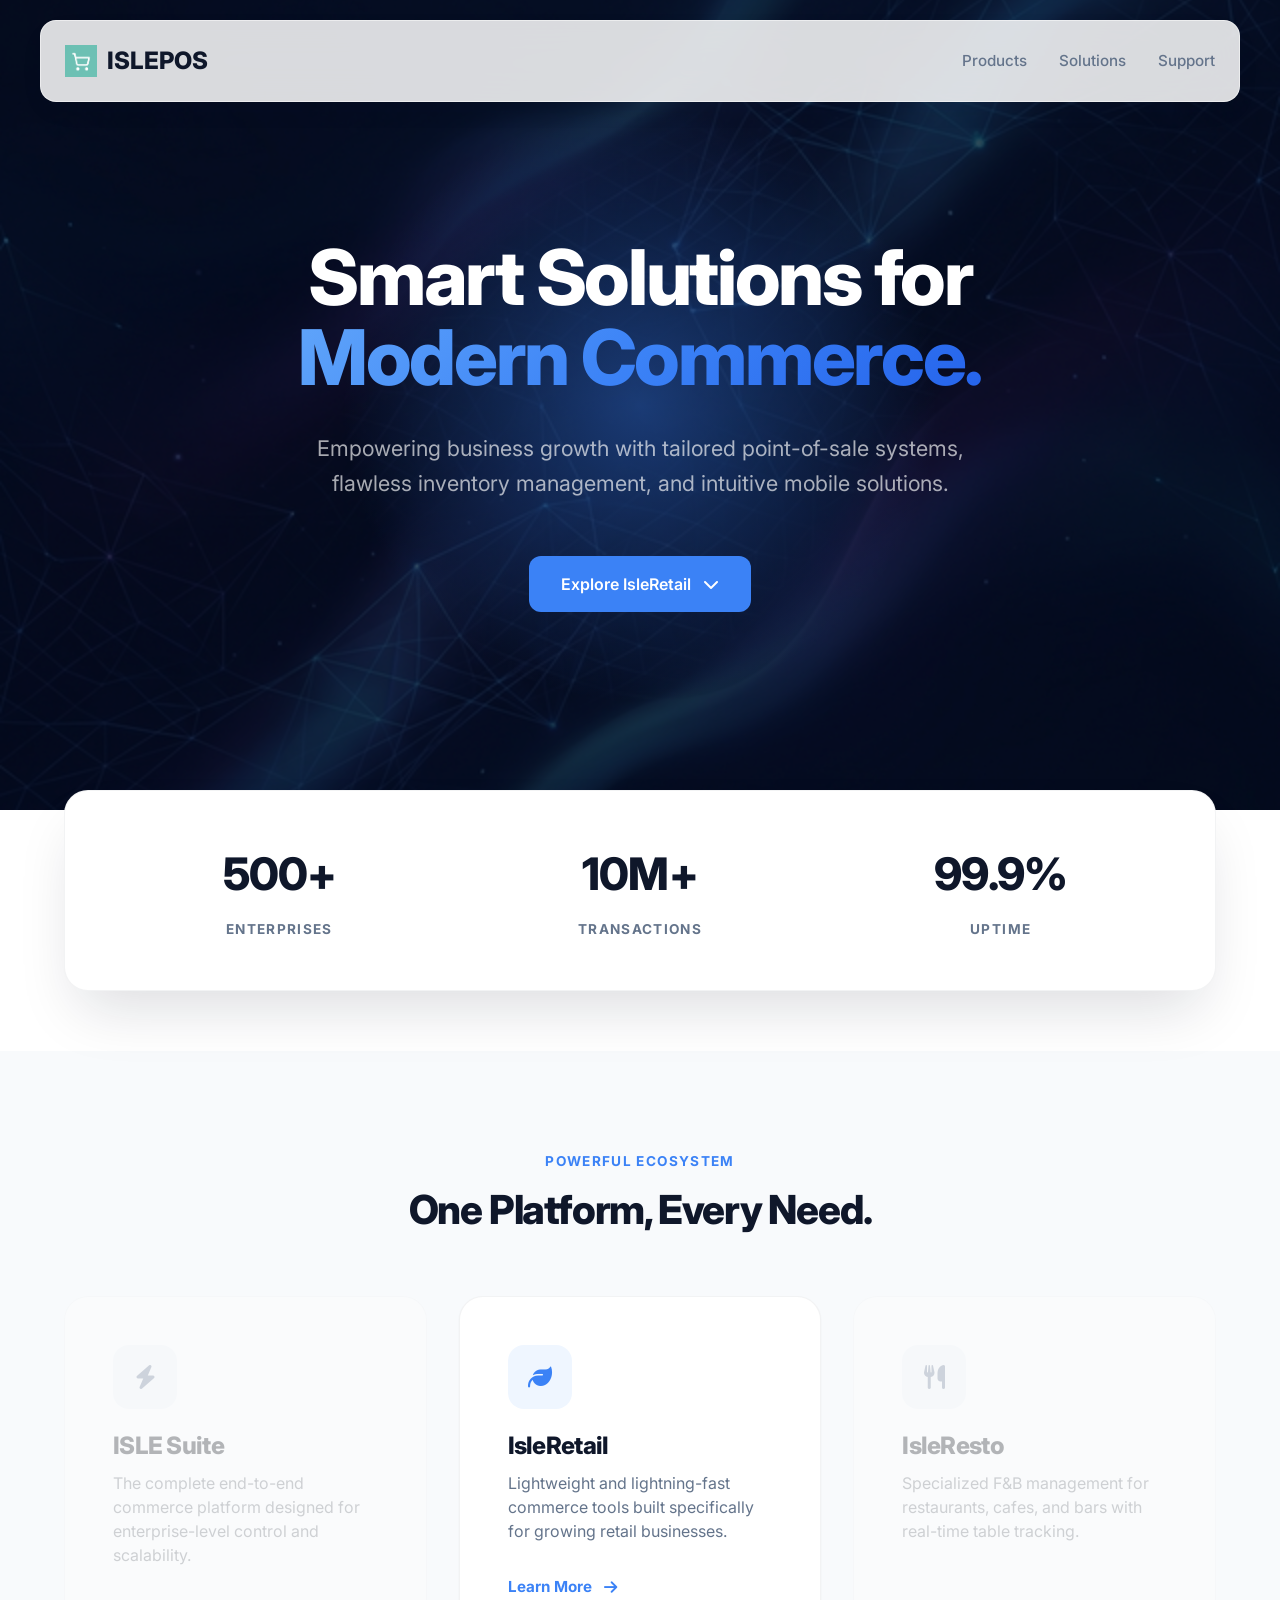
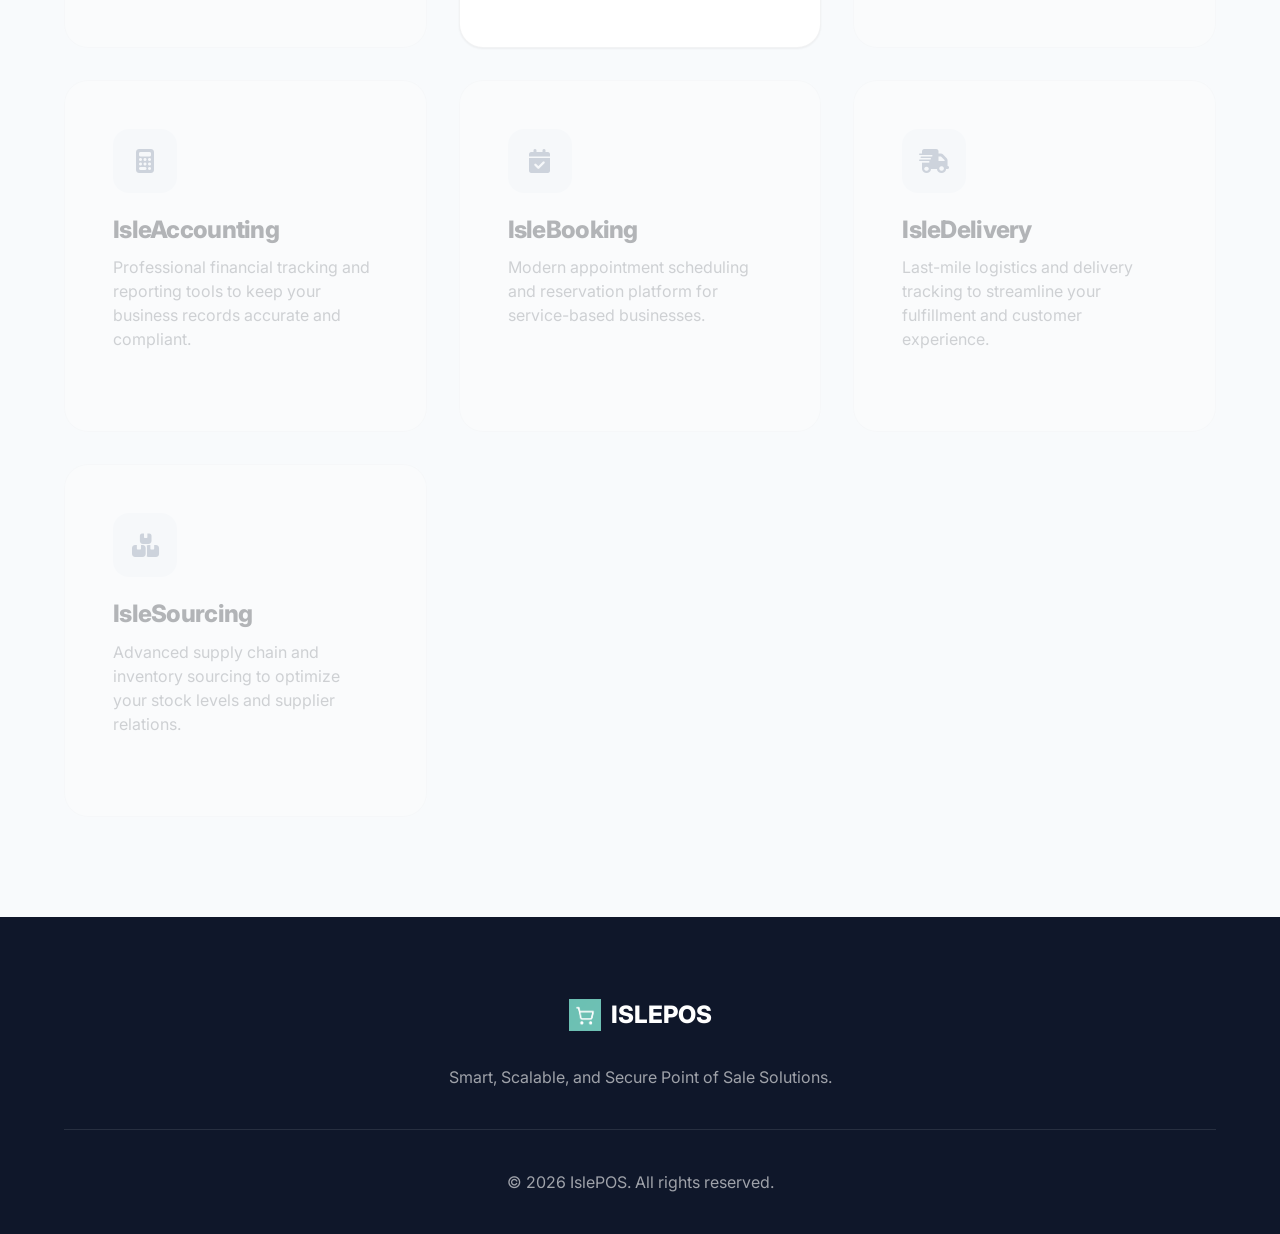
<file: index.html>
<!DOCTYPE html>
<html lang="en">
<head>
    <meta charset="UTF-8">
    <meta name="viewport" content="width=device-width, initial-scale=1.0, maximum-scale=1.0, user-scalable=no, shrink-to-fit=no">
    <title>IslePOS | Smart Solutions for Modern Commerce</title>
    
    <!-- Primary Meta Tags -->
    <meta name="title" content="IslePOS | Smart Solutions for Modern Commerce">
    <meta name="description" content="Empowering your business with seamless point-of-sale and retail management tools. Explore IslePOS, IsleRetail, and more.">
    <link rel="canonical" href="https://islepos.com/">
    
    <!-- Open Graph / Facebook -->
    <meta property="og:type" content="website">
    <meta property="og:url" content="https://islepos.com/">
    <meta property="og:title" content="IslePOS | Smart Solutions for Modern Commerce">
    <meta property="og:description" content="Empowering your business with seamless point-of-sale and retail management tools. Explore IslePOS, IsleRetail, and more.">
    <meta property="og:image" content="assets/images/islepos_hero.png">
    
    <!-- Fonts and Icons -->
    <link rel="preconnect" href="https://fonts.googleapis.com">
    <link rel="preconnect" href="https://fonts.gstatic.com" crossorigin>
    <link href="https://fonts.googleapis.com/css2?family=Inter:wght@400;500;600;700;800&display=swap" rel="stylesheet">
    <link rel="stylesheet" href="https://cdnjs.cloudflare.com/ajax/libs/font-awesome/6.4.0/css/all.min.css">
    
    <link rel="icon" type="image/png" href="assets/images/logo.png">
    <link rel="stylesheet" href="assets/css/style.css?v=3">
    
    <!-- Cache Control: Force no-cache and clear storage -->
    <meta http-equiv="Cache-Control" content="no-cache, no-store, must-revalidate">
    <meta http-equiv="Pragma" content="no-cache">
    <meta http-equiv="Expires" content="0">
    <script>
        // Aggressively clear all caches and storage to ensure "no sessions" are cached
        (function() {
            if ('caches' in window) {
                caches.keys().then(names => {
                    names.forEach(name => caches.delete(name));
                });
            }
            // Clear storage
            localStorage.clear();
            sessionStorage.clear();
            
            // Unregister service workers
            if ('serviceWorker' in navigator) {
                navigator.serviceWorker.getRegistrations().then(registrations => {
                    registrations.forEach(reg => reg.unregister());
                });
            }
            
            // Clear cookies (optional but thorough)
            document.cookie.split(";").forEach(function(c) { 
                document.cookie = c.replace(/^ +/, "").replace(/=.*/, "=;expires=" + new Date().toUTCString() + ";path=/"); 
            });
        })();
    </script>
</head>
<body class="home-page">

    <nav>
        <div class="nav-container">
            <a href="/" class="logo-mark">
                <img src="assets/images/logo.png" alt="IslePOS Logo" class="site-logo"> 
                ISLEPOS
            </a>
            <div class="nav-links">
                <a href="#suite">Products</a>
                <a href="/islepos.html">Solutions</a>
                <a href="mailto:contact@islepos.com">Support</a>
            </div>
        </div>
    </nav>

    <section class="hero-section">
        <img src="assets/images/hero-bg.png" alt="" class="hero-bg">
        <div class="container hero-content">
            <h1>Smart Solutions for <br><span class="gradient-text">Modern Commerce.</span></h1>
            <p class="subtitle">Empowering business growth with tailored point-of-sale systems, flawless inventory management, and intuitive mobile solutions.</p>
            <div class="hero-btns">
                <a href="#suite" class="cta-btn">Explore IsleRetail <i class="fa-solid fa-chevron-down"></i></a>
            </div>
        </div>
    </section>

    <section class="trust-bar">
        <div class="container">
            <div class="stats-grid">
                <div class="stat-item">
                    <span class="stat-number">500+</span>
                    <span class="stat-label">Enterprises</span>
                </div>
                <div class="stat-item">
                    <span class="stat-number">10M+</span>
                    <span class="stat-label">Transactions</span>
                </div>
                <div class="stat-item">
                    <span class="stat-number">99.9%</span>
                    <span class="stat-label">Uptime</span>
                </div>
            </div>
        </div>
    </section>

    <section id="suite" class="product-section">
        <div class="container">
            <span class="section-tag">Powerful Ecosystem</span>
            <h2 class="section-title">One Platform, Every Need.</h2>
            
            <div class="grid">
                <!-- ISLE Suite -->
                <div class="card disabled">
                    <div class="icon-box"><i class="fa-solid fa-bolt"></i></div>
                    <h3>ISLE Suite</h3>
                    <p>The complete end-to-end commerce platform designed for enterprise-level control and scalability.</p>
                    <span class="learn-more">Learn More <i class="fa-solid fa-arrow-right"></i></span>
                </div>
                
                <!-- IsleRetail -->
                <a href="/isleretail.html" class="card">
                    <div class="icon-box"><i class="fa-solid fa-leaf"></i></div>
                    <h3>IsleRetail</h3>
                    <p>Lightweight and lightning-fast commerce tools built specifically for growing retail businesses.</p>
                    <span class="learn-more">Learn More <i class="fa-solid fa-arrow-right"></i></span>
                </a>

                <!-- IsleResto -->
                <div class="card disabled">
                    <div class="icon-box"><i class="fa-solid fa-utensils"></i></div>
                    <h3>IsleResto</h3>
                    <p>Specialized F&B management for restaurants, cafes, and bars with real-time table tracking.</p>
                    <span class="learn-more">Learn More <i class="fa-solid fa-arrow-right"></i></span>
                </div>

                <!-- IsleAccounting -->
                <div class="card disabled">
                    <div class="icon-box"><i class="fa-solid fa-calculator"></i></div>
                    <h3>IsleAccounting</h3>
                    <p>Professional financial tracking and reporting tools to keep your business records accurate and compliant.</p>
                    <span class="learn-more">Learn More <i class="fa-solid fa-arrow-right"></i></span>
                </div>

                <!-- IsleBooking -->
                <div class="card disabled">
                    <div class="icon-box"><i class="fa-solid fa-calendar-check"></i></div>
                    <h3>IsleBooking</h3>
                    <p>Modern appointment scheduling and reservation platform for service-based businesses.</p>
                    <span class="learn-more">Learn More <i class="fa-solid fa-arrow-right"></i></span>
                </div>

                <!-- IsleDelivery -->
                <div class="card disabled">
                    <div class="icon-box"><i class="fa-solid fa-truck-fast"></i></div>
                    <h3>IsleDelivery</h3>
                    <p>Last-mile logistics and delivery tracking to streamline your fulfillment and customer experience.</p>
                    <span class="learn-more">Learn More <i class="fa-solid fa-arrow-right"></i></span>
                </div>

                <!-- IsleSourcing -->
                <div class="card disabled">
                    <div class="icon-box"><i class="fa-solid fa-boxes-stacked"></i></div>
                    <h3>IsleSourcing</h3>
                    <p>Advanced supply chain and inventory sourcing to optimize your stock levels and supplier relations.</p>
                    <span class="learn-more">Learn More <i class="fa-solid fa-arrow-right"></i></span>
                </div>
            </div>
        </div>
    </section>

    <footer>
        <div class="container">
            <a href="/" class="logo-mark">
                <img src="assets/images/logo.png" alt="IslePOS Logo" class="site-logo"> 
                ISLEPOS
            </a>
            <p>Smart, Scalable, and Secure Point of Sale Solutions.</p>
            <div class="footer-divider"></div>
            <p>&copy; <script>document.write(new Date().getFullYear())</script> IslePOS. All rights reserved.</p>
        </div>
    </footer>

    <script>
        // Modern UI interactions
        document.addEventListener('DOMContentLoaded', () => {
            const nav = document.querySelector('nav');
            
            // Handle navigation scroll state
            window.addEventListener('scroll', () => {
                if (window.scrollY > 50) {
                    nav.classList.add('scrolled');
                } else {
                    nav.classList.remove('scrolled');
                }
            });

            // Intersection Observer for reveal animations
            const observerOptions = {
                threshold: 0.1,
                rootMargin: '0px 0px -50px 0px'
            };

            const observer = new IntersectionObserver((entries) => {
                entries.forEach(entry => {
                    if (entry.isIntersecting) {
                        entry.target.style.opacity = '1';
                        entry.target.style.transform = 'translateY(0)';
                        observer.unobserve(entry.target);
                    }
                });
            }, observerOptions);

            // Apply reveal to sections
            document.querySelectorAll('.card, .section-title, .section-tag').forEach(el => {
                el.style.opacity = '0';
                el.style.transform = 'translateY(30px)';
                el.style.transition = 'all 0.8s cubic-bezier(0.16, 1, 0.3, 1)';
                observer.observe(el);
            });
        });
    </script>
</body>
</html>
</file>
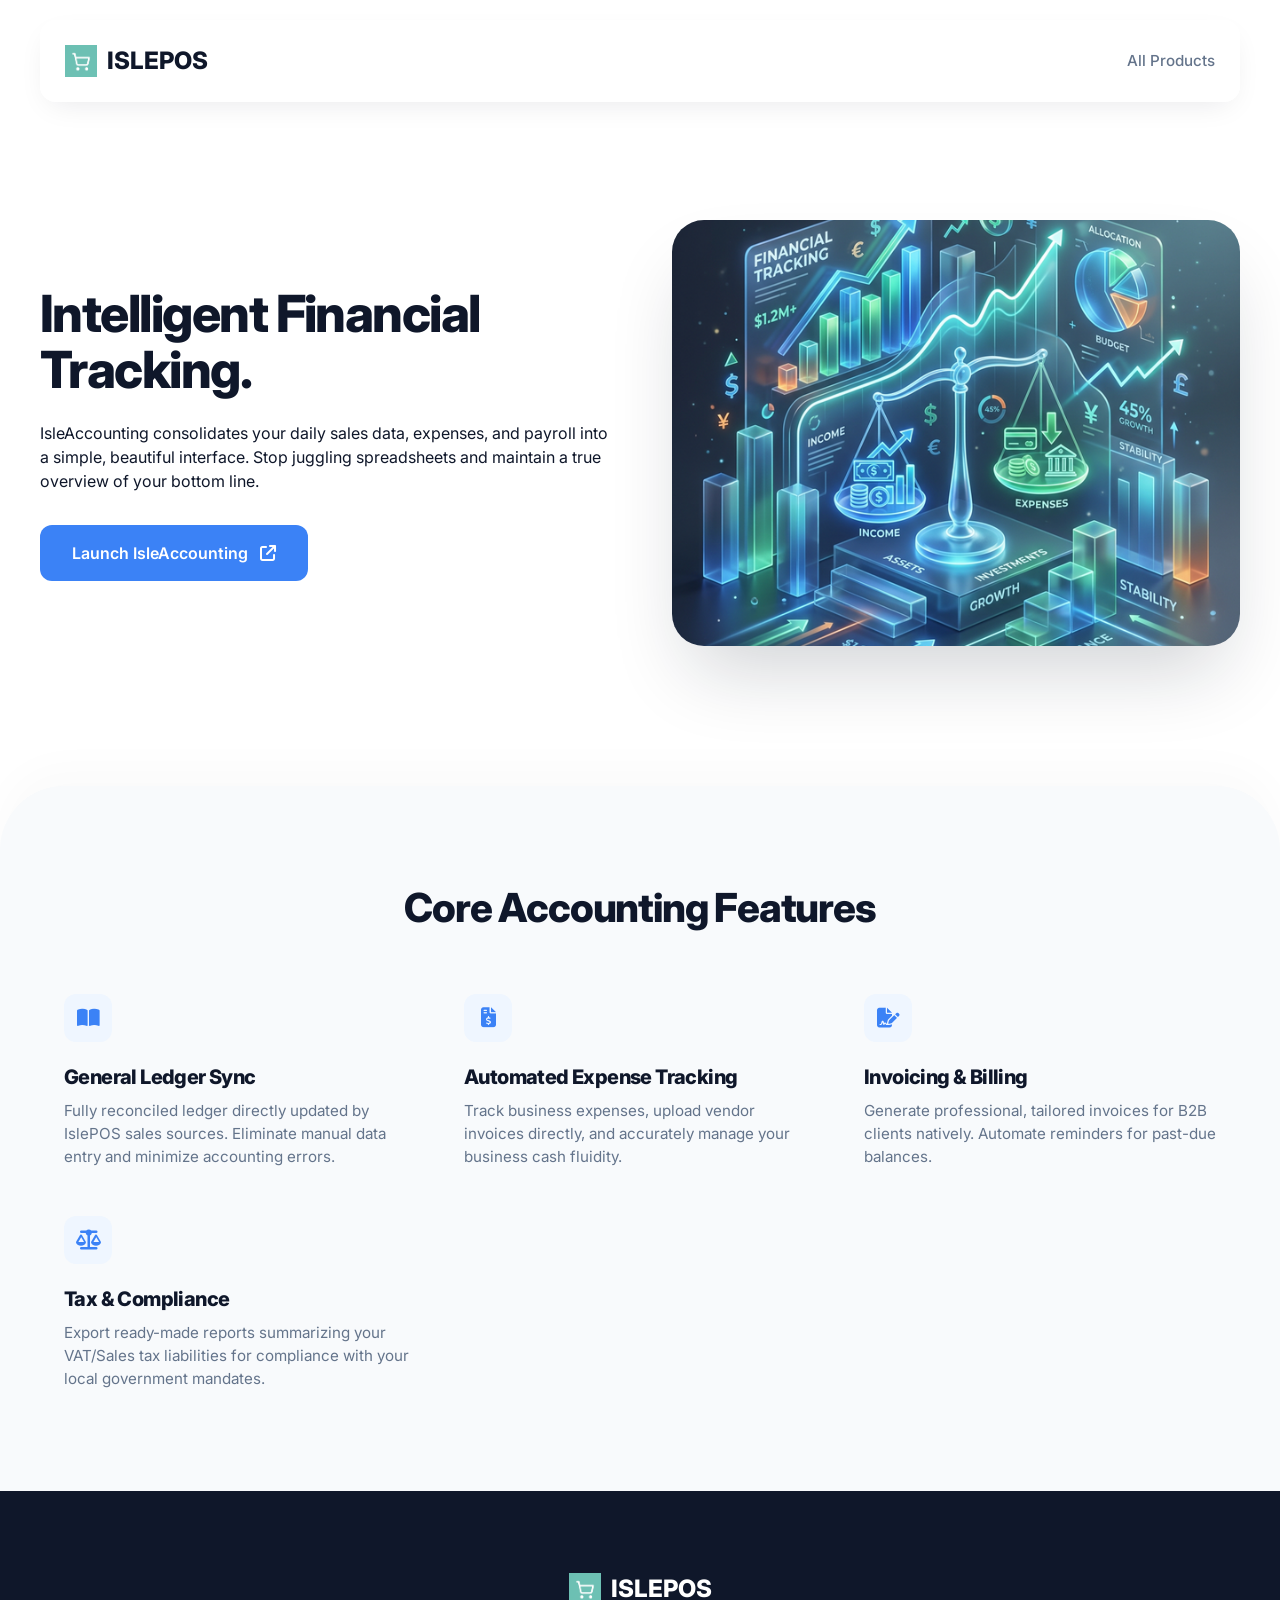
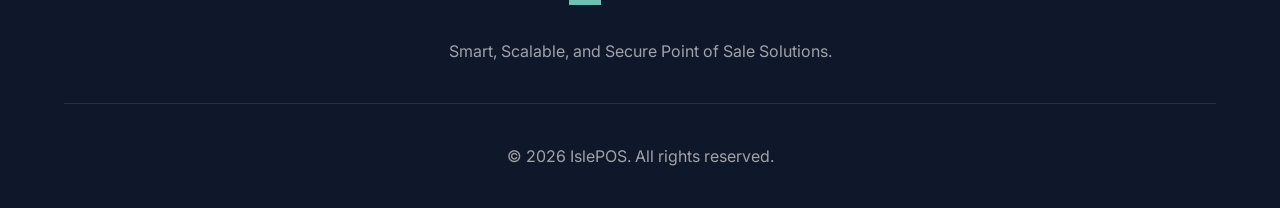
<file: isleaccounting.html>
<!DOCTYPE html>
<html lang="en">
<head>
    <meta charset="UTF-8">
    <meta name="viewport" content="width=device-width, initial-scale=1.0, maximum-scale=1.0, user-scalable=no, shrink-to-fit=no">
    <title>IsleAccounting - Financial Tracking & Intelligence</title>
    
    <!-- Primary Meta Tags -->
    <meta name="title" content="IsleAccounting - Financial Tracking & Intelligence">
    <meta name="description" content="Centralize your bookkeeping and financial reporting with IsleAccounting. Keep tax-ready records connected directly to your sales endpoints.">
    <link rel="canonical" href="https://islepos.com/isleaccounting.html">
    
    <!-- Open Graph / Facebook -->
    <meta property="og:type" content="website">
    <meta property="og:url" content="https://islepos.com/isleaccounting.html">
    <meta property="og:title" content="IsleAccounting - Financial Tracking & Intelligence">
    <meta property="og:description" content="Centralize your bookkeeping and financial reporting with IsleAccounting. Keep tax-ready records connected directly to your sales endpoints.">
    <meta property="og:image" content="assets/images/isleaccounting_hero.png">
    
    <!-- Twitter -->
    <meta property="twitter:card" content="summary_large_image">
    <meta property="twitter:url" content="https://islepos.com/isleaccounting.html">
    <meta property="twitter:title" content="IsleAccounting - Financial Tracking & Intelligence">
    <meta property="twitter:description" content="Centralize your bookkeeping and financial reporting with IsleAccounting. Keep tax-ready records connected directly to your sales endpoints.">
    <meta property="twitter:image" content="assets/images/isleaccounting_hero.png">

    <!-- Fonts and Icons -->
    <link rel="preconnect" href="https://fonts.googleapis.com">
    <link rel="preconnect" href="https://fonts.gstatic.com" crossorigin>
    <link href="https://fonts.googleapis.com/css2?family=Inter:wght@300;400;500;600;700;800&display=swap" rel="stylesheet">
    <link rel="stylesheet" href="https://cdnjs.cloudflare.com/ajax/libs/font-awesome/6.4.0/css/all.min.css">
    
    <link rel="icon" type="image/png" href="assets/images/logo.png">
    <!-- Custom CSS -->
    <link rel="stylesheet" href="assets/css/style.css?v=2">
    <!-- Cache Control: Force no-cache and clear storage -->
    <meta http-equiv="Cache-Control" content="no-cache, no-store, must-revalidate">
    <meta http-equiv="Pragma" content="no-cache">
    <meta http-equiv="Expires" content="0">
    <script>
        (function() {
            if ('caches' in window) caches.keys().then(names => names.forEach(name => caches.delete(name)));
            localStorage.clear();
            sessionStorage.clear();
            if ('serviceWorker' in navigator) navigator.serviceWorker.getRegistrations().then(regs => regs.forEach(r => r.unregister()));
            document.cookie.split(";").forEach(c => document.cookie = c.replace(/^ +/, "").replace(/=.*/, "=;expires=" + new Date().toUTCString() + ";path=/"));
        })();
    </script>
</head>
<body class="isleaccounting-page">

    <nav><div class="nav-container">
        <a href="/" class="logo-mark"><img src="assets/images/logo.png" alt="IslePOS Logo" class="site-logo"> ISLEPOS</a>
        <div class="nav-links">
            <a href="/">All Products</a>
        </div>
    </div></nav>
    
    <div class="container page-header">
        <div>
            <h1>Intelligent Financial Tracking.</h1>
            <p class="subtitle">IsleAccounting consolidates your daily sales data, expenses, and payroll into a simple, beautiful interface. Stop juggling spreadsheets and maintain a true overview of your bottom line.</p>
            <a href="https://accounting.islepos.com" target="_blank" class="cta-btn">Launch IsleAccounting <i class="fa-solid fa-arrow-up-right-from-square"></i></a>
        </div>
        <div class="image-wrapper">
            <img src="assets/images/isleaccounting_hero.png" alt="IsleAccounting Interface" loading="lazy">
        </div>
    </div>
    
    <div class="features">
        <div class="container">
            <h2 class="section-title">Core Accounting Features</h2>
            <div class="features-grid">
                <div class="feature-item">
                    <div class="icon"><i class="fa-solid fa-book-open"></i></div>
                    <div class="feature-text">
                        <h4>General Ledger Sync</h4>
                        <p>Fully reconciled ledger directly updated by IslePOS sales sources. Eliminate manual data entry and minimize accounting errors.</p>
                    </div>
                </div>
                <div class="feature-item">
                    <div class="icon"><i class="fa-solid fa-file-invoice-dollar"></i></div>
                    <div class="feature-text">
                        <h4>Automated Expense Tracking</h4>
                        <p>Track business expenses, upload vendor invoices directly, and accurately manage your business cash fluidity.</p>
                    </div>
                </div>
                <div class="feature-item">
                    <div class="icon"><i class="fa-solid fa-file-signature"></i></div>
                    <div class="feature-text">
                        <h4>Invoicing & Billing</h4>
                        <p>Generate professional, tailored invoices for B2B clients natively. Automate reminders for past-due balances.</p>
                    </div>
                </div>
                <div class="feature-item">
                    <div class="icon"><i class="fa-solid fa-scale-balanced"></i></div>
                    <div class="feature-text">
                        <h4>Tax & Compliance</h4>
                        <p>Export ready-made reports summarizing your VAT/Sales tax liabilities for compliance with your local government mandates.</p>
                    </div>
                </div>
            </div>
        </div>
    </div>

    <footer>
        <div class="container">
            <a href="/" class="logo-mark">
                <img src="assets/images/logo.png" alt="IslePOS Logo" class="site-logo"> 
                ISLEPOS
            </a>
            <p>Smart, Scalable, and Secure Point of Sale Solutions.</p>
            <div class="footer-divider"></div>
            <p>&copy; <script>document.write(new Date().getFullYear())</script> IslePOS. All rights reserved.</p>
        </div>
    </footer>
</body>
</html>
</file>
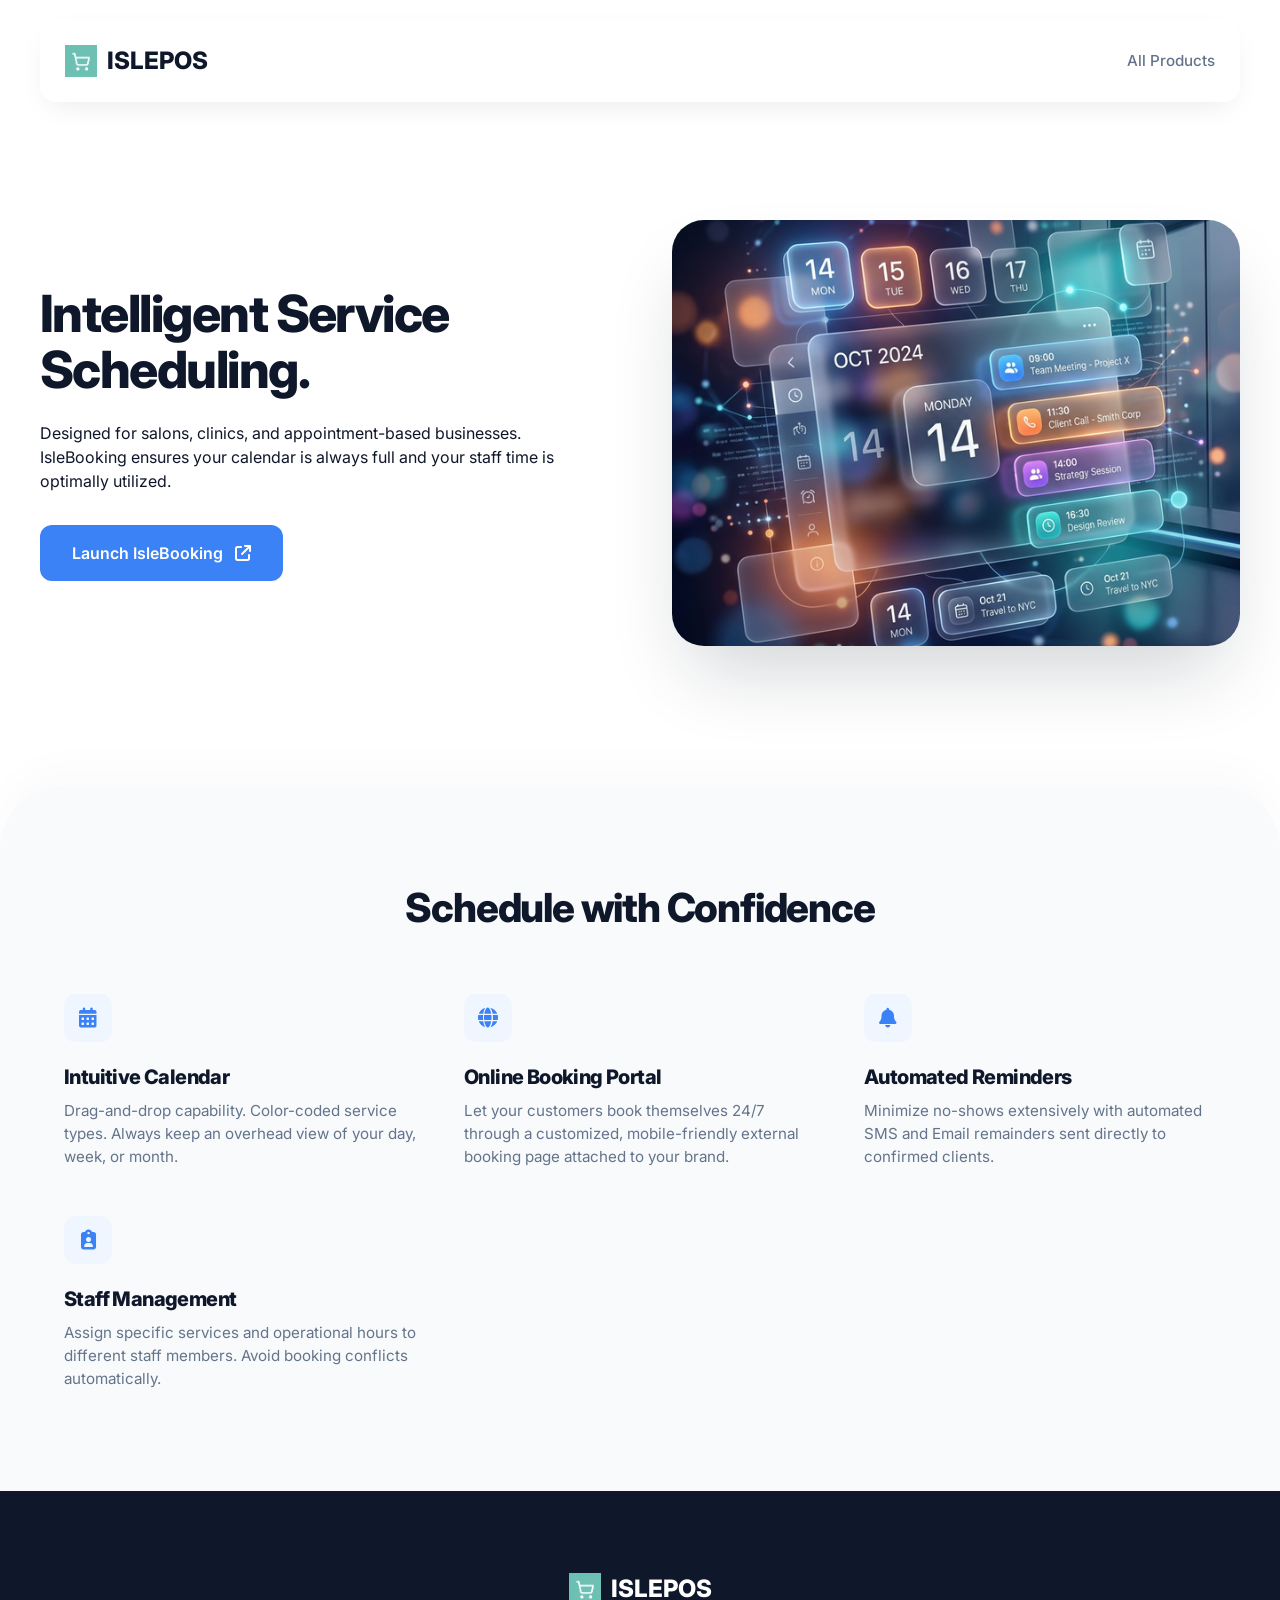
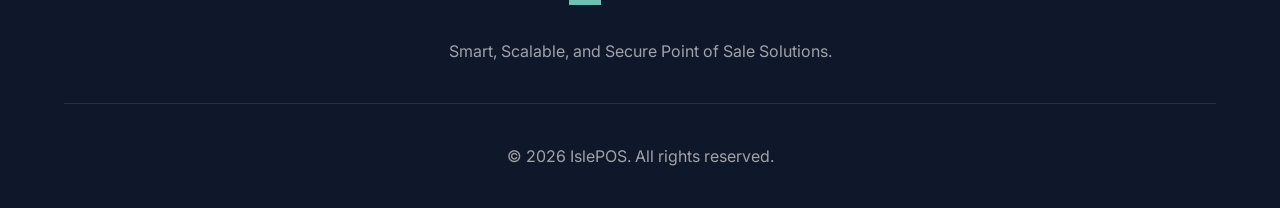
<file: islebooking.html>
<!DOCTYPE html>
<html lang="en">
<head>
    <meta charset="UTF-8">
    <meta name="viewport" content="width=device-width, initial-scale=1.0, maximum-scale=1.0, user-scalable=no, shrink-to-fit=no">
    <title>IsleBooking - Smart Appointments & Reservations</title>
    
    <!-- Primary Meta Tags -->
    <meta name="title" content="IsleBooking - Smart Appointments & Reservations">
    <meta name="description" content="Never miss a client. IsleBooking manages your reservations, staff availability, and automated reminders entirely seamlessly.">
    <link rel="canonical" href="https://islepos.com/islebooking.html">
    
    <!-- Open Graph / Facebook -->
    <meta property="og:type" content="website">
    <meta property="og:url" content="https://islepos.com/islebooking.html">
    <meta property="og:title" content="IsleBooking - Smart Appointments & Reservations">
    <meta property="og:description" content="Never miss a client. IsleBooking manages your reservations, staff availability, and automated reminders entirely seamlessly.">
    <meta property="og:image" content="assets/images/islebooking_hero.png">
    
    <!-- Twitter -->
    <meta property="twitter:card" content="summary_large_image">
    <meta property="twitter:url" content="https://islepos.com/islebooking.html">
    <meta property="twitter:title" content="IsleBooking - Smart Appointments & Reservations">
    <meta property="twitter:description" content="Never miss a client. IsleBooking manages your reservations, staff availability, and automated reminders entirely seamlessly.">
    <meta property="twitter:image" content="assets/images/islebooking_hero.png">

    <!-- Fonts and Icons -->
    <link rel="preconnect" href="https://fonts.googleapis.com">
    <link rel="preconnect" href="https://fonts.gstatic.com" crossorigin>
    <link href="https://fonts.googleapis.com/css2?family=Inter:wght@300;400;500;600;700;800&display=swap" rel="stylesheet">
    <link rel="stylesheet" href="https://cdnjs.cloudflare.com/ajax/libs/font-awesome/6.4.0/css/all.min.css">
    
    <link rel="icon" type="image/png" href="assets/images/logo.png">
    <!-- Custom CSS -->
    <link rel="stylesheet" href="assets/css/style.css?v=2">
    <!-- Cache Control: Force no-cache and clear storage -->
    <meta http-equiv="Cache-Control" content="no-cache, no-store, must-revalidate">
    <meta http-equiv="Pragma" content="no-cache">
    <meta http-equiv="Expires" content="0">
    <script>
        (function() {
            if ('caches' in window) caches.keys().then(names => names.forEach(name => caches.delete(name)));
            localStorage.clear();
            sessionStorage.clear();
            if ('serviceWorker' in navigator) navigator.serviceWorker.getRegistrations().then(regs => regs.forEach(r => r.unregister()));
            document.cookie.split(";").forEach(c => document.cookie = c.replace(/^ +/, "").replace(/=.*/, "=;expires=" + new Date().toUTCString() + ";path=/"));
        })();
    </script>
</head>
<body class="islebooking-page">

    <nav><div class="nav-container">
        <a href="/" class="logo-mark"><img src="assets/images/logo.png" alt="IslePOS Logo" class="site-logo"> ISLEPOS</a>
        <div class="nav-links">
            <a href="/">All Products</a>
        </div>
    </div></nav>
    
    <div class="container page-header">
        <div>
            <h1>Intelligent Service Scheduling.</h1>
            <p class="subtitle">Designed for salons, clinics, and appointment-based businesses. IsleBooking ensures your calendar is always full and your staff time is optimally utilized.</p>
            <a href="https://booking.islepos.com" target="_blank" class="cta-btn">Launch IsleBooking <i class="fa-solid fa-arrow-up-right-from-square"></i></a>
        </div>
        <div class="image-wrapper">
            <img src="assets/images/islebooking_hero.png" alt="IsleBooking Calendar Interface" loading="lazy">
        </div>
    </div>
    
    <div class="features">
        <div class="container">
            <h2 class="section-title">Schedule with Confidence</h2>
            <div class="features-grid">
                <div class="feature-item">
                    <div class="icon"><i class="fa-solid fa-calendar-days"></i></div>
                    <div class="feature-text">
                        <h4>Intuitive Calendar</h4>
                        <p>Drag-and-drop capability. Color-coded service types. Always keep an overhead view of your day, week, or month.</p>
                    </div>
                </div>
                <div class="feature-item">
                    <div class="icon"><i class="fa-solid fa-globe"></i></div>
                    <div class="feature-text">
                        <h4>Online Booking Portal</h4>
                        <p>Let your customers book themselves 24/7 through a customized, mobile-friendly external booking page attached to your brand.</p>
                    </div>
                </div>
                <div class="feature-item">
                    <div class="icon"><i class="fa-solid fa-bell"></i></div>
                    <div class="feature-text">
                        <h4>Automated Reminders</h4>
                        <p>Minimize no-shows extensively with automated SMS and Email remainders sent directly to confirmed clients.</p>
                    </div>
                </div>
                <div class="feature-item">
                    <div class="icon"><i class="fa-solid fa-clipboard-user"></i></div>
                    <div class="feature-text">
                        <h4>Staff Management</h4>
                        <p>Assign specific services and operational hours to different staff members. Avoid booking conflicts automatically.</p>
                    </div>
                </div>
            </div>
        </div>
    </div>

    <footer>
        <div class="container">
            <a href="/" class="logo-mark">
                <img src="assets/images/logo.png" alt="IslePOS Logo" class="site-logo"> 
                ISLEPOS
            </a>
            <p>Smart, Scalable, and Secure Point of Sale Solutions.</p>
            <div class="footer-divider"></div>
            <p>&copy; <script>document.write(new Date().getFullYear())</script> IslePOS. All rights reserved.</p>
        </div>
    </footer>
</body>
</html>
</file>
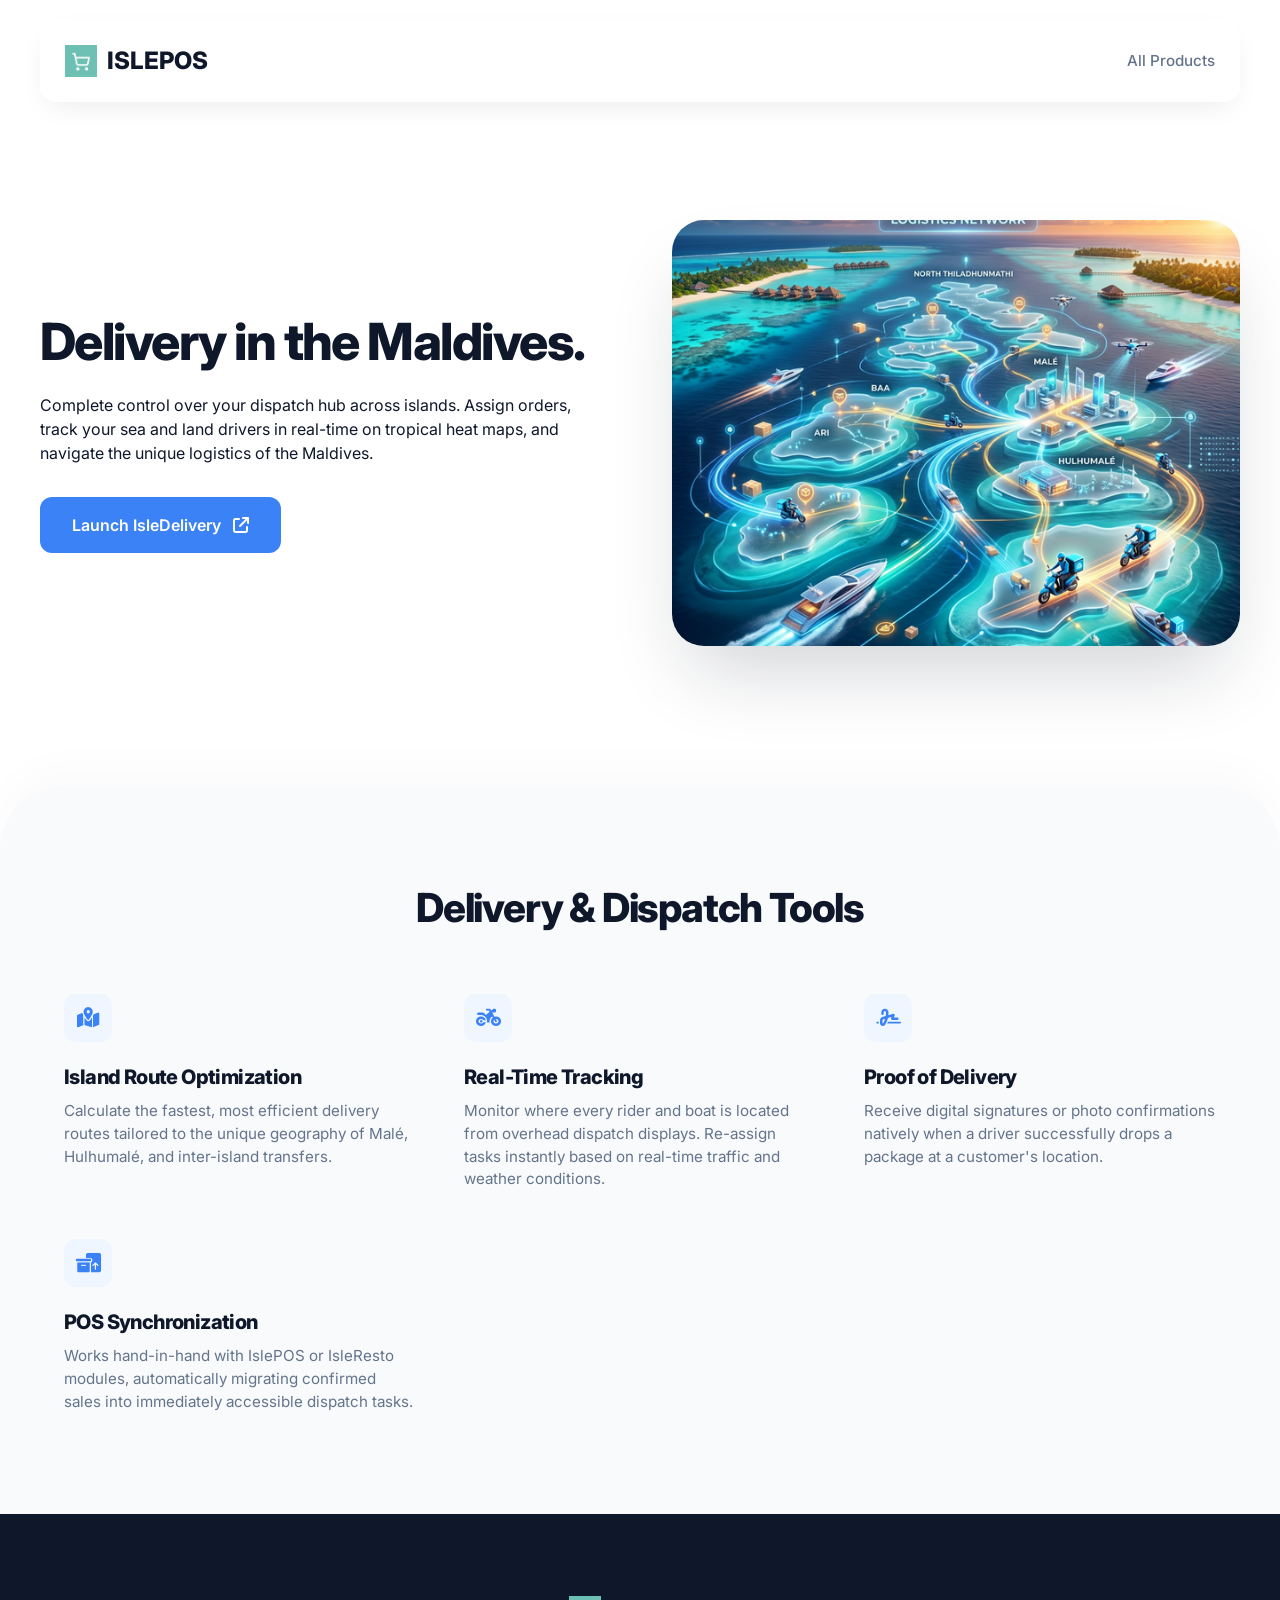
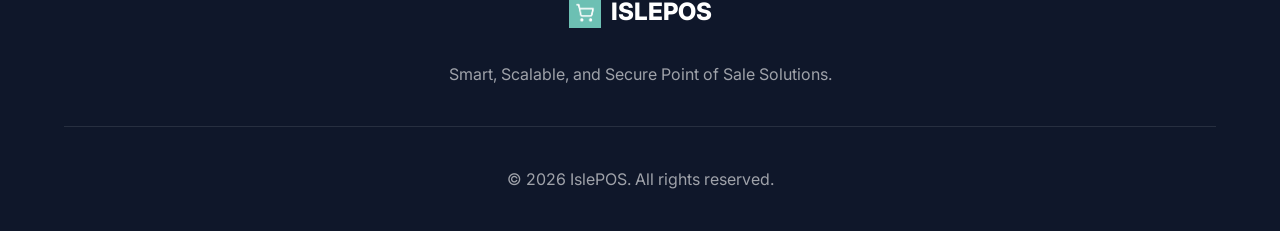
<file: isledelivery.html>
<!DOCTYPE html>
<html lang="en">
<head>
    <meta charset="UTF-8">
    <meta name="viewport" content="width=device-width, initial-scale=1.0, maximum-scale=1.0, user-scalable=no, shrink-to-fit=no">
    <title>IsleDelivery - Last-Mile Logistics & Dispatch</title>
    
    <!-- Primary Meta Tags -->
    <meta name="title" content="IsleDelivery - Last-Mile Logistics & Dispatch">
    <meta name="description" content="Manage your delivery fleet and optimize routes natively. Ensure your packages reach your customers on time, every time.">
    <link rel="canonical" href="https://islepos.com/isledelivery.html">
    
    <!-- Open Graph / Facebook -->
    <meta property="og:type" content="website">
    <meta property="og:url" content="https://islepos.com/isledelivery.html">
    <meta property="og:title" content="IsleDelivery - Last-Mile Logistics & Dispatch">
    <meta property="og:description" content="Manage your delivery fleet and optimize routes natively. Ensure your packages reach your customers on time, every time.">
    <meta property="og:image" content="assets/images/isledelivery_hero.png">
    
    <!-- Twitter -->
    <meta property="twitter:card" content="summary_large_image">
    <meta property="twitter:url" content="https://islepos.com/isledelivery.html">
    <meta property="twitter:title" content="IsleDelivery - Last-Mile Logistics & Dispatch">
    <meta property="twitter:description" content="Manage your delivery fleet and optimize routes natively. Ensure your packages reach your customers on time, every time.">
    <meta property="twitter:image" content="assets/images/isledelivery_hero.png">

    <!-- Fonts and Icons -->
    <link rel="preconnect" href="https://fonts.googleapis.com">
    <link rel="preconnect" href="https://fonts.gstatic.com" crossorigin>
    <link href="https://fonts.googleapis.com/css2?family=Inter:wght@300;400;500;600;700;800&display=swap" rel="stylesheet">
    <link rel="stylesheet" href="https://cdnjs.cloudflare.com/ajax/libs/font-awesome/6.4.0/css/all.min.css">
    
    <link rel="icon" type="image/png" href="assets/images/logo.png">
    <!-- Custom CSS -->
    <link rel="stylesheet" href="assets/css/style.css?v=2">
    <!-- Cache Control: Force no-cache and clear storage -->
    <meta http-equiv="Cache-Control" content="no-cache, no-store, must-revalidate">
    <meta http-equiv="Pragma" content="no-cache">
    <meta http-equiv="Expires" content="0">
    <script>
        (function() {
            if ('caches' in window) caches.keys().then(names => names.forEach(name => caches.delete(name)));
            localStorage.clear();
            sessionStorage.clear();
            if ('serviceWorker' in navigator) navigator.serviceWorker.getRegistrations().then(regs => regs.forEach(r => r.unregister()));
            document.cookie.split(";").forEach(c => document.cookie = c.replace(/^ +/, "").replace(/=.*/, "=;expires=" + new Date().toUTCString() + ";path=/"));
        })();
    </script>
</head>
<body class="isledelivery-page">

    <nav><div class="nav-container">
        <a href="/" class="logo-mark"><img src="assets/images/logo.png" alt="IslePOS Logo" class="site-logo"> ISLEPOS</a>
        <div class="nav-links">
            <a href="/">All Products</a>
        </div>
    </div></nav>
    
    <div class="container page-header">
        <div>
            <h1>Delivery in the Maldives.</h1>
            <p class="subtitle">Complete control over your dispatch hub across islands. Assign orders, track your sea and land drivers in real-time on tropical heat maps, and navigate the unique logistics of the Maldives.</p>
            <a href="https://delivery.islepos.com" target="_blank" class="cta-btn">Launch IsleDelivery <i class="fa-solid fa-arrow-up-right-from-square"></i></a>
        </div>
        <div class="image-wrapper">
            <img src="assets/images/isledelivery_hero.png" alt="IsleDelivery Driver Logistics" loading="lazy">
        </div>
    </div>
    
    <div class="features">
        <div class="container">
            <h2 class="section-title">Delivery & Dispatch Tools</h2>
            <div class="features-grid">
                <div class="feature-item">
                    <div class="icon"><i class="fa-solid fa-map-location-dot"></i></div>
                    <div class="feature-text">
                        <h4>Island Route Optimization</h4>
                        <p>Calculate the fastest, most efficient delivery routes tailored to the unique geography of Malé, Hulhumalé, and inter-island transfers.</p>
                    </div>
                </div>
                <div class="feature-item">
                    <div class="icon"><i class="fa-solid fa-motorcycle"></i></div>
                    <div class="feature-text">
                        <h4>Real-Time Tracking</h4>
                        <p>Monitor where every rider and boat is located from overhead dispatch displays. Re-assign tasks instantly based on real-time traffic and weather conditions.</p>
                    </div>
                </div>
                <div class="feature-item">
                    <div class="icon"><i class="fa-solid fa-signature"></i></div>
                    <div class="feature-text">
                        <h4>Proof of Delivery</h4>
                        <p>Receive digital signatures or photo confirmations natively when a driver successfully drops a package at a customer's location.</p>
                    </div>
                </div>
                <div class="feature-item">
                    <div class="icon"><i class="fa-solid fa-boxes-packing"></i></div>
                    <div class="feature-text">
                        <h4>POS Synchronization</h4>
                        <p>Works hand-in-hand with IslePOS or IsleResto modules, automatically migrating confirmed sales into immediately accessible dispatch tasks.</p>
                    </div>
                </div>
            </div>
        </div>
    </div>

    <footer>
        <div class="container">
            <a href="/" class="logo-mark">
                <img src="assets/images/logo.png" alt="IslePOS Logo" class="site-logo"> 
                ISLEPOS
            </a>
            <p>Smart, Scalable, and Secure Point of Sale Solutions.</p>
            <div class="footer-divider"></div>
            <p>&copy; <script>document.write(new Date().getFullYear())</script> IslePOS. All rights reserved.</p>
        </div>
    </footer>
</body>
</html>
</file>
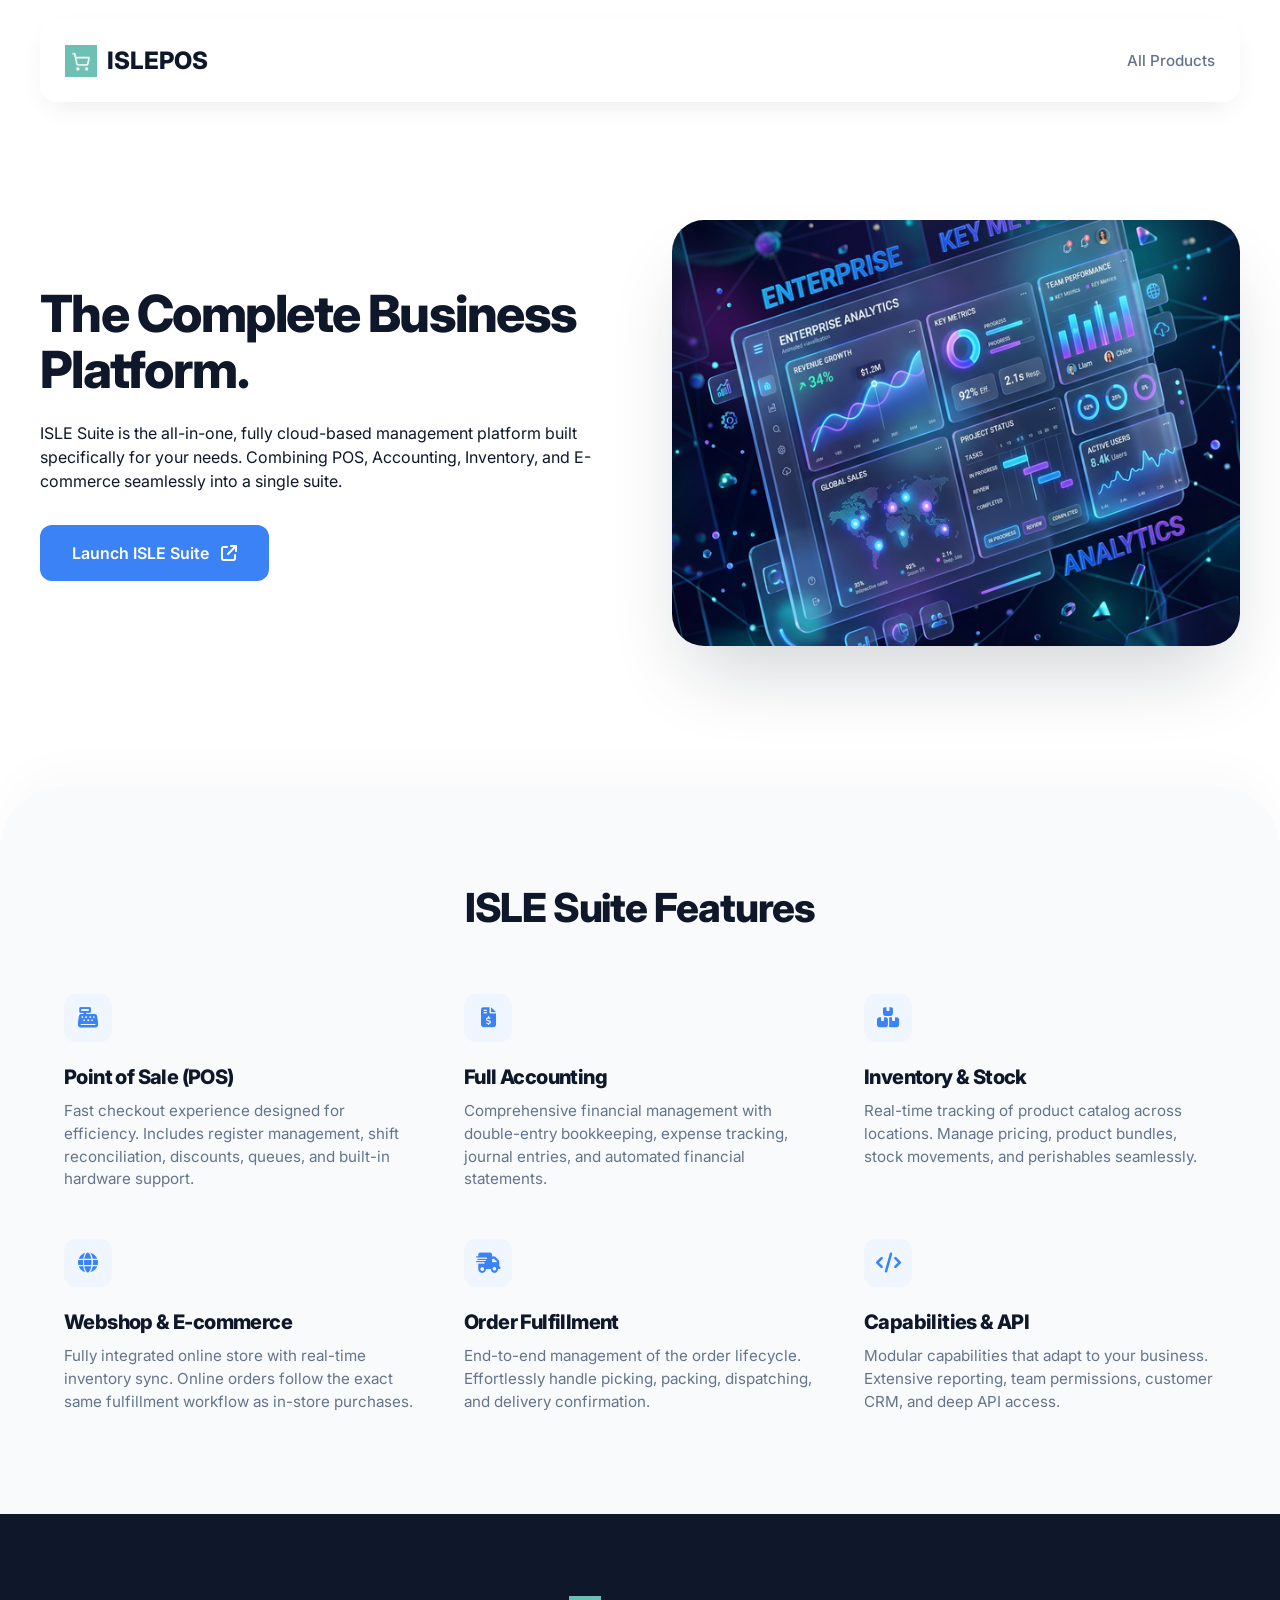
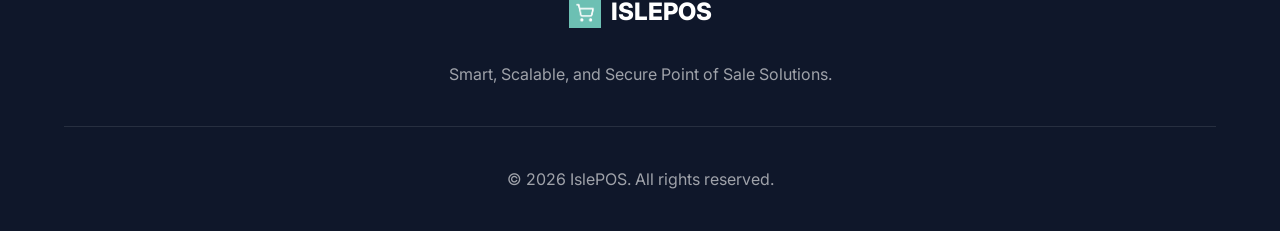
<file: islepos.html>
<!DOCTYPE html>
<html lang="en">
<head>
    <meta charset="UTF-8">
    <meta name="viewport" content="width=device-width, initial-scale=1.0, maximum-scale=1.0, user-scalable=no, shrink-to-fit=no">
    <title>ISLE Suite - Complete Business Management Platform</title>
    
    <!-- Primary Meta Tags -->
    <meta name="title" content="ISLE Suite - Complete Business Management Platform">
    <meta name="description" content="ISLE Suite is the all-in-one business platform built for enterprises. POS, accounting, inventory, webshop, delivery management & API with offline-first reliability.">
    <link rel="canonical" href="https://islepos.com/islepos.html">
    
    <!-- Open Graph / Facebook -->
    <meta property="og:type" content="website">
    <meta property="og:url" content="https://islepos.com/islepos.html">
    <meta property="og:title" content="ISLE Suite - Complete Business Management Platform">
    <meta property="og:description" content="ISLE Suite is the all-in-one business platform built for enterprises. POS, accounting, inventory, webshop, delivery management & API with offline-first reliability.">
    <meta property="og:image" content="assets/images/islepos_hero.png">
    
    <!-- Twitter -->
    <meta property="twitter:card" content="summary_large_image">
    <meta property="twitter:url" content="https://islepos.com/islepos.html">
    <meta property="twitter:title" content="ISLE Suite - Complete Business Management Platform">
    <meta property="twitter:description" content="ISLE Suite is the all-in-one business platform built for enterprises. POS, accounting, inventory, webshop, delivery management & API with offline-first reliability.">
    <meta property="twitter:image" content="assets/images/islepos_hero.png">

    <!-- Fonts and Icons -->
    <link rel="preconnect" href="https://fonts.googleapis.com">
    <link rel="preconnect" href="https://fonts.gstatic.com" crossorigin>
    <link href="https://fonts.googleapis.com/css2?family=Inter:wght@300;400;500;600;700;800&display=swap" rel="stylesheet">
    <link rel="stylesheet" href="https://cdnjs.cloudflare.com/ajax/libs/font-awesome/6.4.0/css/all.min.css">
    
    <link rel="icon" type="image/png" href="assets/images/logo.png">
    <!-- Custom CSS -->
    <link rel="stylesheet" href="assets/css/style.css?v=2">
    
    <!-- Cache Control: Force no-cache and clear storage -->
    <meta http-equiv="Cache-Control" content="no-cache, no-store, must-revalidate">
    <meta http-equiv="Pragma" content="no-cache">
    <meta http-equiv="Expires" content="0">
    <script>
        (function() {
            if ('caches' in window) caches.keys().then(names => names.forEach(name => caches.delete(name)));
            localStorage.clear();
            sessionStorage.clear();
            if ('serviceWorker' in navigator) navigator.serviceWorker.getRegistrations().then(regs => regs.forEach(r => r.unregister()));
            document.cookie.split(";").forEach(c => document.cookie = c.replace(/^ +/, "").replace(/=.*/, "=;expires=" + new Date().toUTCString() + ";path=/"));
        })();
    </script>
</head>
<body class="islepos-page">

    <nav><div class="nav-container">
        <a href="/" class="logo-mark"><img src="assets/images/logo.png" alt="IslePOS Logo" class="site-logo"> ISLEPOS</a>
        <div class="nav-links">
            <a href="/">All Products</a>
        </div>
    </div></nav>
    
    <div class="container page-header">
        <div>
            <h1>The Complete Business Platform.</h1>
            <p class="subtitle">ISLE Suite is the all-in-one, fully cloud-based management platform built specifically for your needs. Combining POS, Accounting, Inventory, and E-commerce seamlessly into a single suite.</p>
            <a href="https://suite.islepos.com" target="_blank" class="cta-btn">Launch ISLE Suite <i class="fa-solid fa-arrow-up-right-from-square"></i></a>
        </div>
        <div class="image-wrapper">
            <img src="assets/images/islepos_hero.png" alt="ISLE Suite Enterprise System" loading="lazy">
        </div>
    </div>
    
    <div class="features">
        <div class="container">
            <h2 class="section-title">ISLE Suite Features</h2>
            <div class="features-grid">
                <div class="feature-item">
                    <div class="icon"><i class="fa-solid fa-cash-register"></i></div>
                    <div class="feature-text">
                        <h4>Point of Sale (POS)</h4>
                        <p>Fast checkout experience designed for efficiency. Includes register management, shift reconciliation, discounts, queues, and built-in hardware support.</p>
                    </div>
                </div>
                <div class="feature-item">
                    <div class="icon"><i class="fa-solid fa-file-invoice-dollar"></i></div>
                    <div class="feature-text">
                        <h4>Full Accounting</h4>
                        <p>Comprehensive financial management with double-entry bookkeeping, expense tracking, journal entries, and automated financial statements.</p>
                    </div>
                </div>
                <div class="feature-item">
                    <div class="icon"><i class="fa-solid fa-boxes-stacked"></i></div>
                    <div class="feature-text">
                        <h4>Inventory & Stock</h4>
                        <p>Real-time tracking of product catalog across locations. Manage pricing, product bundles, stock movements, and perishables seamlessly.</p>
                    </div>
                </div>
                <div class="feature-item">
                    <div class="icon"><i class="fa-solid fa-globe"></i></div>
                    <div class="feature-text">
                        <h4>Webshop & E-commerce</h4>
                        <p>Fully integrated online store with real-time inventory sync. Online orders follow the exact same fulfillment workflow as in-store purchases.</p>
                    </div>
                </div>
                <div class="feature-item">
                    <div class="icon"><i class="fa-solid fa-truck-fast"></i></div>
                    <div class="feature-text">
                        <h4>Order Fulfillment</h4>
                        <p>End-to-end management of the order lifecycle. Effortlessly handle picking, packing, dispatching, and delivery confirmation.</p>
                    </div>
                </div>
                <div class="feature-item">
                    <div class="icon"><i class="fa-solid fa-code"></i></div>
                    <div class="feature-text">
                        <h4>Capabilities & API</h4>
                        <p>Modular capabilities that adapt to your business. Extensive reporting, team permissions, customer CRM, and deep API access.</p>
                    </div>
                </div>
            </div>
        </div>
    </div>

    <footer>
        <div class="container">
            <a href="/" class="logo-mark">
                <img src="assets/images/logo.png" alt="IslePOS Logo" class="site-logo"> 
                ISLEPOS
            </a>
            <p>Smart, Scalable, and Secure Point of Sale Solutions.</p>
            <div class="footer-divider"></div>
            <p>&copy; <script>document.write(new Date().getFullYear())</script> IslePOS. All rights reserved.</p>
        </div>
    </footer>
</body>
</html>
</file>
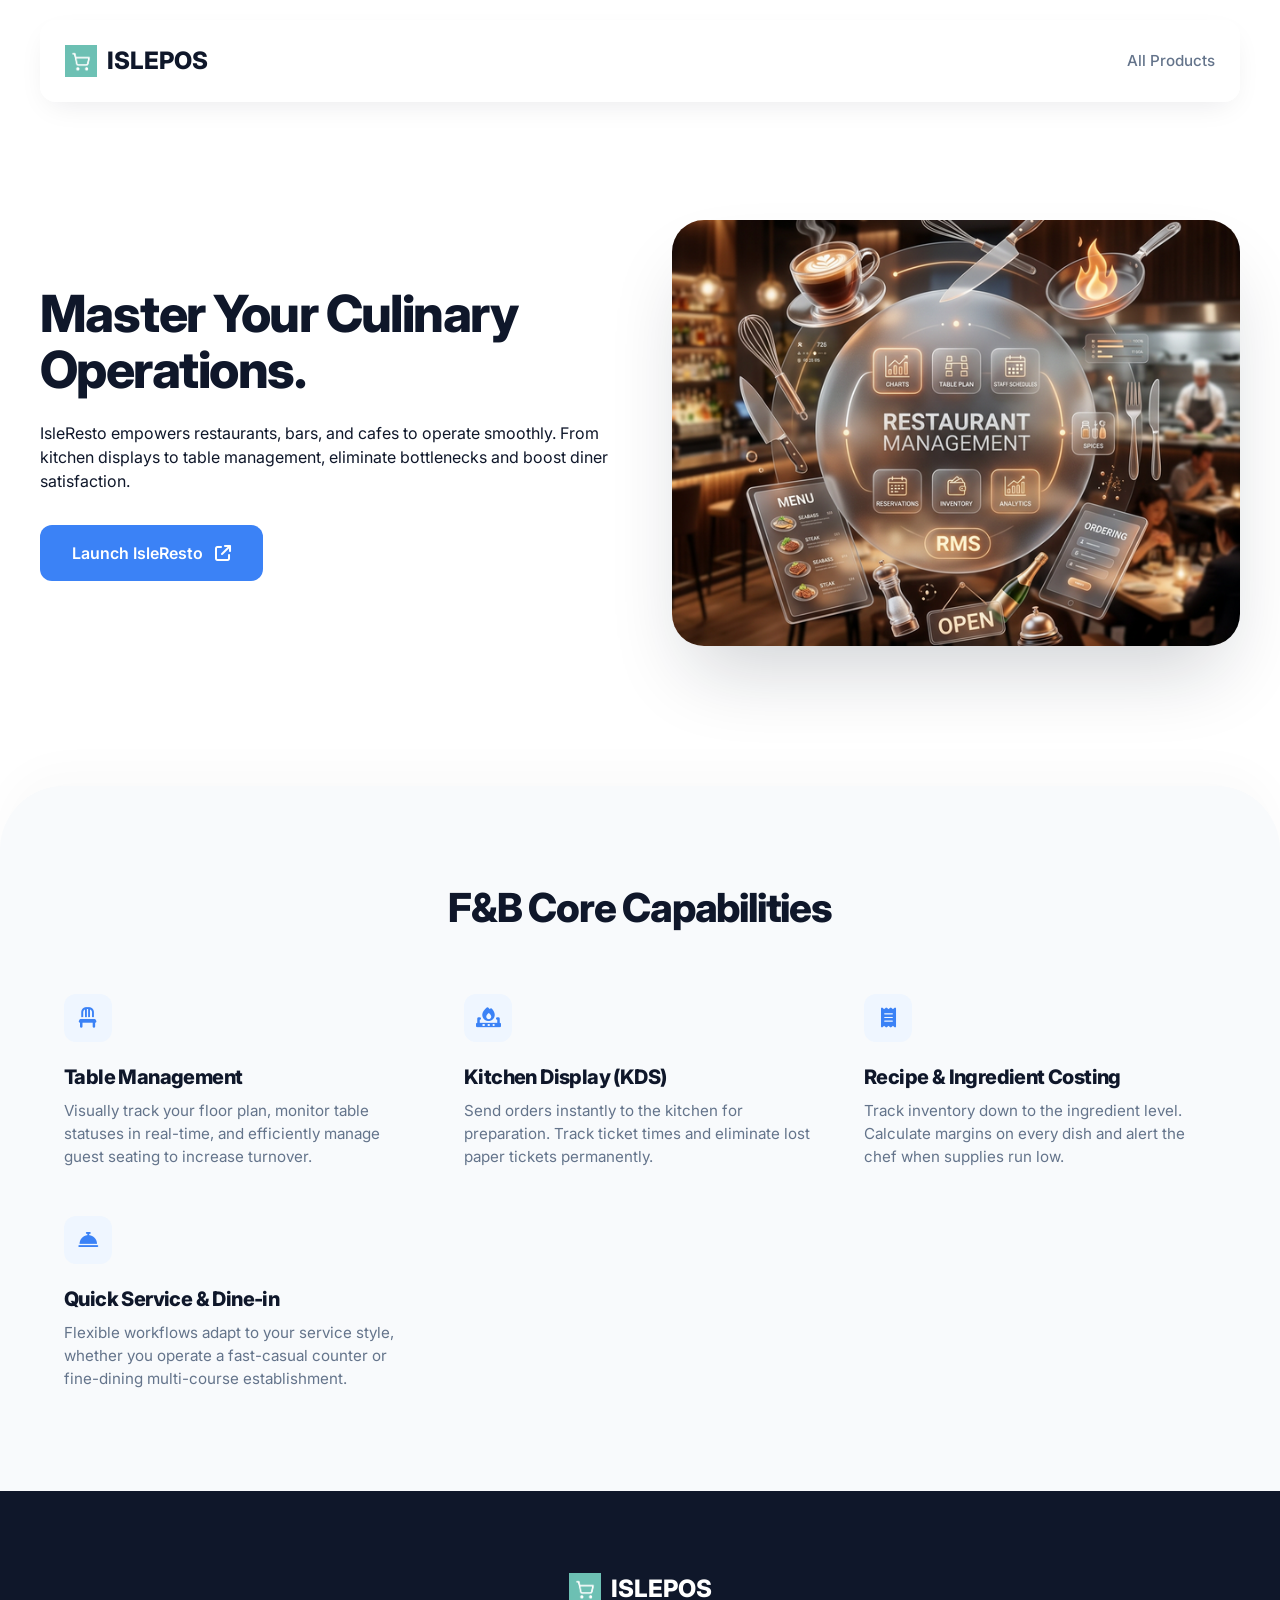
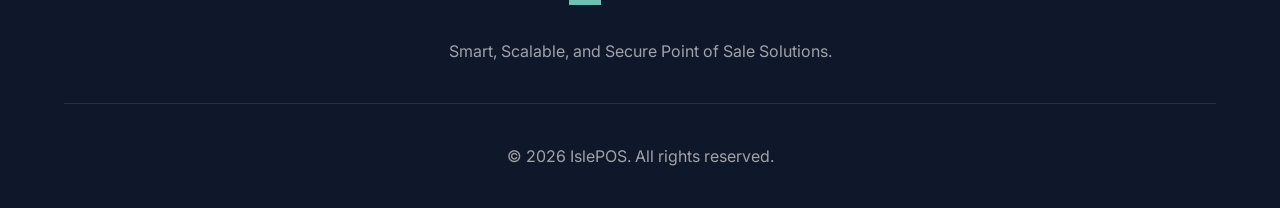
<file: isleresto.html>
<!DOCTYPE html>
<html lang="en">
<head>
    <meta charset="UTF-8">
    <meta name="viewport" content="width=device-width, initial-scale=1.0, maximum-scale=1.0, user-scalable=no, shrink-to-fit=no">
    <title>IsleResto - Food & Beverage Management System</title>
    
    <!-- Primary Meta Tags -->
    <meta name="title" content="IsleResto - Food & Beverage Management System">
    <meta name="description" content="Streamline your restaurant, cafe, or bar operations with IsleResto. Comprehensive food and beverage management tailored for modern dining.">
    <link rel="canonical" href="https://islepos.com/isleresto.html">
    
    <!-- Open Graph / Facebook -->
    <meta property="og:type" content="website">
    <meta property="og:url" content="https://islepos.com/isleresto.html">
    <meta property="og:title" content="IsleResto - Food & Beverage Management System">
    <meta property="og:description" content="Streamline your restaurant, cafe, or bar operations with IsleResto. Comprehensive food and beverage management tailored for modern dining.">
    <meta property="og:image" content="assets/images/isleresto_hero.png">
    
    <!-- Twitter -->
    <meta property="twitter:card" content="summary_large_image">
    <meta property="twitter:url" content="https://islepos.com/isleresto.html">
    <meta property="twitter:title" content="IsleResto - Food & Beverage Management System">
    <meta property="twitter:description" content="Streamline your restaurant, cafe, or bar operations with IsleResto. Comprehensive food and beverage management tailored for modern dining.">
    <meta property="twitter:image" content="assets/images/isleresto_hero.png">

    <!-- Fonts and Icons -->
    <link rel="preconnect" href="https://fonts.googleapis.com">
    <link rel="preconnect" href="https://fonts.gstatic.com" crossorigin>
    <link href="https://fonts.googleapis.com/css2?family=Inter:wght@300;400;500;600;700;800&display=swap" rel="stylesheet">
    <link rel="stylesheet" href="https://cdnjs.cloudflare.com/ajax/libs/font-awesome/6.4.0/css/all.min.css">
    
    <link rel="icon" type="image/png" href="assets/images/logo.png">
    <!-- Custom CSS -->
    <link rel="stylesheet" href="assets/css/style.css?v=2">
    <!-- Cache Control: Force no-cache and clear storage -->
    <meta http-equiv="Cache-Control" content="no-cache, no-store, must-revalidate">
    <meta http-equiv="Pragma" content="no-cache">
    <meta http-equiv="Expires" content="0">
    <script>
        (function() {
            if ('caches' in window) caches.keys().then(names => names.forEach(name => caches.delete(name)));
            localStorage.clear();
            sessionStorage.clear();
            if ('serviceWorker' in navigator) navigator.serviceWorker.getRegistrations().then(regs => regs.forEach(r => r.unregister()));
            document.cookie.split(";").forEach(c => document.cookie = c.replace(/^ +/, "").replace(/=.*/, "=;expires=" + new Date().toUTCString() + ";path=/"));
        })();
    </script>
</head>
<body class="isleresto-page">

    <nav><div class="nav-container">
        <a href="/" class="logo-mark"><img src="assets/images/logo.png" alt="IslePOS Logo" class="site-logo"> ISLEPOS</a>
        <div class="nav-links">
            <a href="/">All Products</a>
        </div>
    </div></nav>
    
    <div class="container page-header">
        <div>
            <h1>Master Your Culinary Operations.</h1>
            <p class="subtitle">IsleResto empowers restaurants, bars, and cafes to operate smoothly. From kitchen displays to table management, eliminate bottlenecks and boost diner satisfaction.</p>
            <a href="https://resto.islepos.com" target="_blank" class="cta-btn">Launch IsleResto <i class="fa-solid fa-arrow-up-right-from-square"></i></a>
        </div>
        <div class="image-wrapper">
            <img src="assets/images/isleresto_hero.png" alt="IsleResto Operations" loading="lazy">
        </div>
    </div>
    
    <div class="features">
        <div class="container">
            <h2 class="section-title">F&B Core Capabilities</h2>
            <div class="features-grid">
                <div class="feature-item">
                    <div class="icon"><i class="fa-solid fa-chair"></i></div>
                    <div class="feature-text">
                        <h4>Table Management</h4>
                        <p>Visually track your floor plan, monitor table statuses in real-time, and efficiently manage guest seating to increase turnover.</p>
                    </div>
                </div>
                <div class="feature-item">
                    <div class="icon"><i class="fa-solid fa-fire-burner"></i></div>
                    <div class="feature-text">
                        <h4>Kitchen Display (KDS)</h4>
                        <p>Send orders instantly to the kitchen for preparation. Track ticket times and eliminate lost paper tickets permanently.</p>
                    </div>
                </div>
                <div class="feature-item">
                    <div class="icon"><i class="fa-solid fa-receipt"></i></div>
                    <div class="feature-text">
                        <h4>Recipe & Ingredient Costing</h4>
                        <p>Track inventory down to the ingredient level. Calculate margins on every dish and alert the chef when supplies run low.</p>
                    </div>
                </div>
                <div class="feature-item">
                    <div class="icon"><i class="fa-solid fa-bell-concierge"></i></div>
                    <div class="feature-text">
                        <h4>Quick Service & Dine-in</h4>
                        <p>Flexible workflows adapt to your service style, whether you operate a fast-casual counter or fine-dining multi-course establishment.</p>
                    </div>
                </div>
            </div>
        </div>
    </div>

    <footer>
        <div class="container">
            <a href="/" class="logo-mark">
                <img src="assets/images/logo.png" alt="IslePOS Logo" class="site-logo"> 
                ISLEPOS
            </a>
            <p>Smart, Scalable, and Secure Point of Sale Solutions.</p>
            <div class="footer-divider"></div>
            <p>&copy; <script>document.write(new Date().getFullYear())</script> IslePOS. All rights reserved.</p>
        </div>
    </footer>
</body>
</html>
</file>
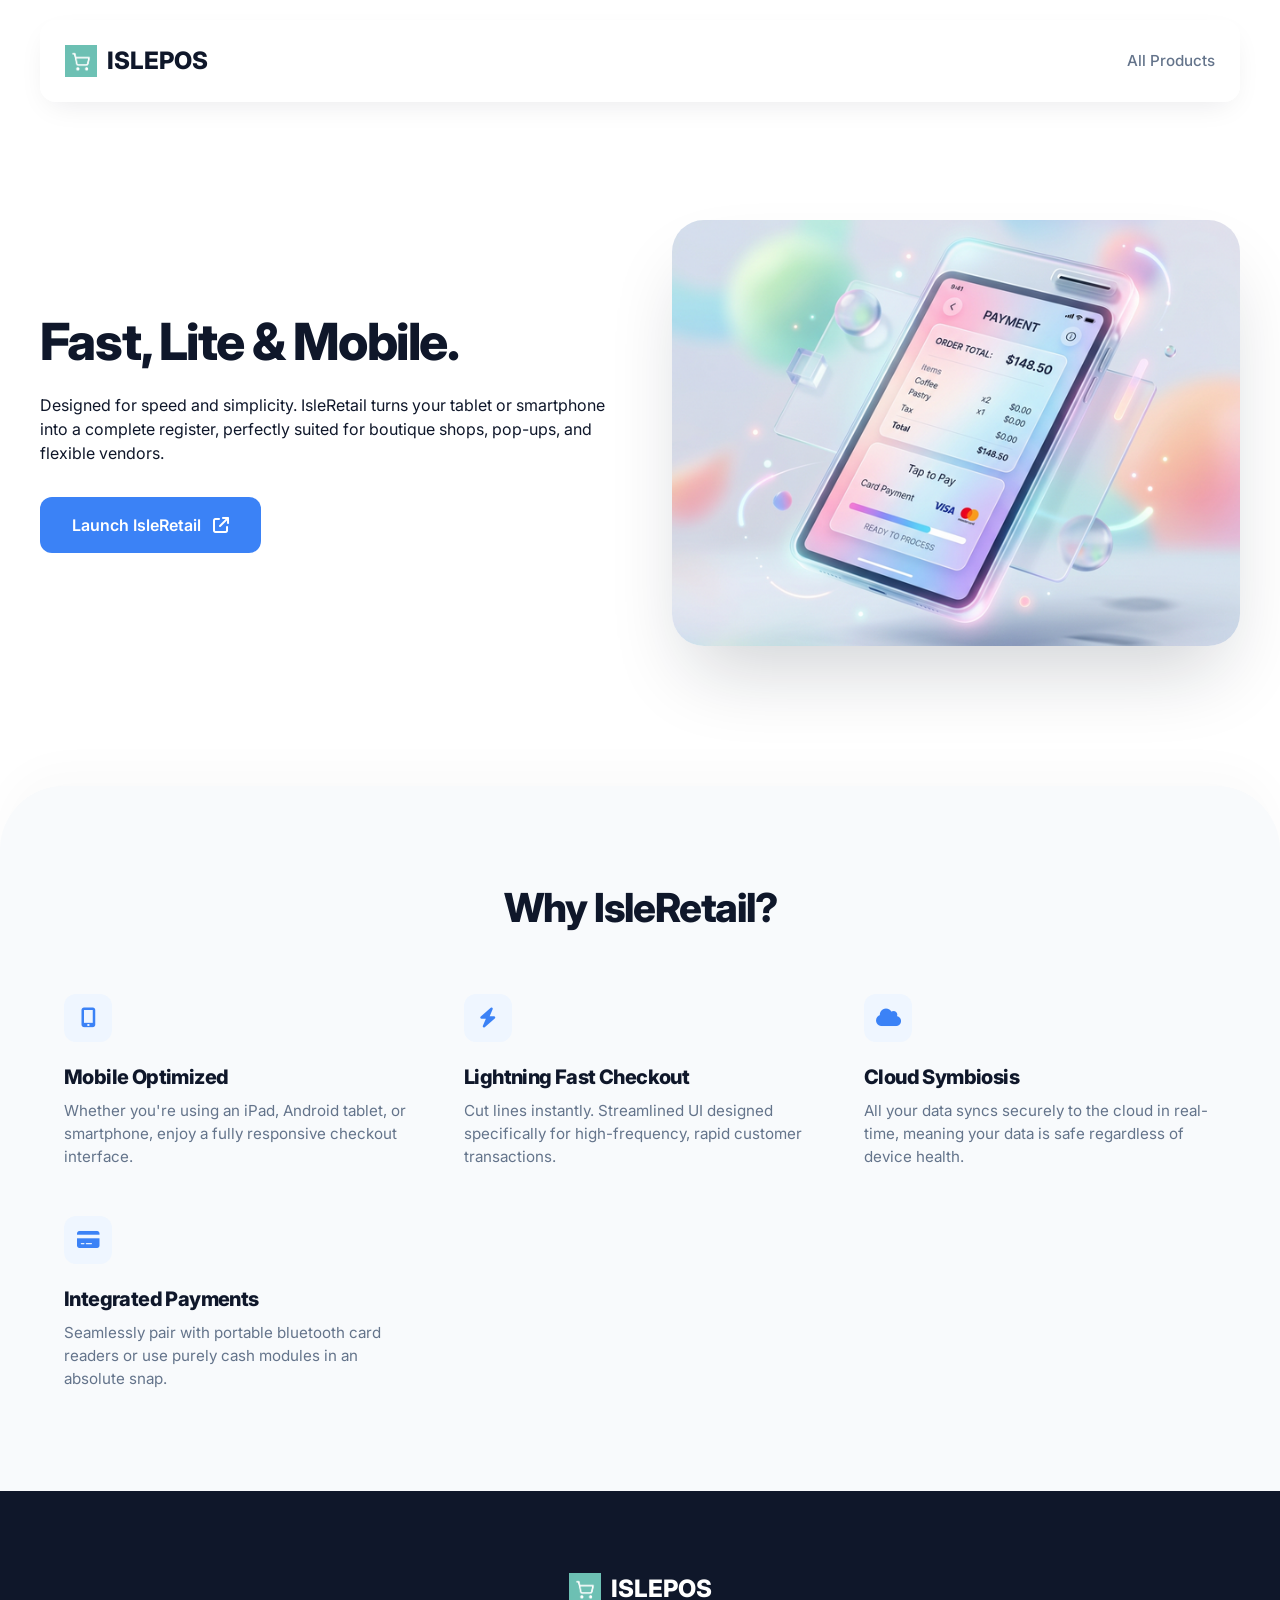
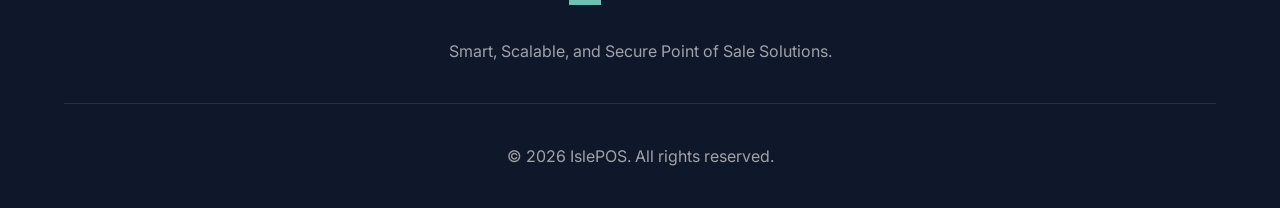
<file: isleretail.html>
<!DOCTYPE html>
<html lang="en">
<head>
    <meta charset="UTF-8">
    <meta name="viewport" content="width=device-width, initial-scale=1.0, maximum-scale=1.0, user-scalable=no, shrink-to-fit=no">
    <title>IsleRetail - Lite & Mobile Commerce Solutions</title>
    
    <!-- Primary Meta Tags -->
    <meta name="title" content="IsleRetail - Lite & Mobile Commerce Solutions">
    <meta name="description" content="Run your retail business from anywhere with IsleRetail. A fast, mobile-friendly point-of-sale solution for modern boutique and mobile commerce.">
    <link rel="canonical" href="https://islepos.com/isleretail.html">
    
    <!-- Open Graph / Facebook -->
    <meta property="og:type" content="website">
    <meta property="og:url" content="https://islepos.com/isleretail.html">
    <meta property="og:title" content="IsleRetail - Lite & Mobile Commerce Solutions">
    <meta property="og:description" content="Run your retail business from anywhere with IsleRetail. A fast, mobile-friendly point-of-sale solution for modern boutique and mobile commerce.">
    <meta property="og:image" content="assets/images/isleretail_hero.png">
    
    <!-- Twitter -->
    <meta property="twitter:card" content="summary_large_image">
    <meta property="twitter:url" content="https://islepos.com/isleretail.html">
    <meta property="twitter:title" content="IsleRetail - Lite & Mobile Commerce Solutions">
    <meta property="twitter:description" content="Run your retail business from anywhere with IsleRetail. A fast, mobile-friendly point-of-sale solution for modern boutique and mobile commerce.">
    <meta property="twitter:image" content="assets/images/isleretail_hero.png">

    <!-- Fonts and Icons -->
    <link rel="preconnect" href="https://fonts.googleapis.com">
    <link rel="preconnect" href="https://fonts.gstatic.com" crossorigin>
    <link href="https://fonts.googleapis.com/css2?family=Inter:wght@300;400;500;600;700;800&display=swap" rel="stylesheet">
    <link rel="stylesheet" href="https://cdnjs.cloudflare.com/ajax/libs/font-awesome/6.4.0/css/all.min.css">
    
    <link rel="icon" type="image/png" href="assets/images/logo.png">
    <!-- Custom CSS -->
    <link rel="stylesheet" href="assets/css/style.css?v=2">
    <!-- Cache Control: Force no-cache and clear storage -->
    <meta http-equiv="Cache-Control" content="no-cache, no-store, must-revalidate">
    <meta http-equiv="Pragma" content="no-cache">
    <meta http-equiv="Expires" content="0">
    <script>
        (function() {
            if ('caches' in window) caches.keys().then(names => names.forEach(name => caches.delete(name)));
            localStorage.clear();
            sessionStorage.clear();
            if ('serviceWorker' in navigator) navigator.serviceWorker.getRegistrations().then(regs => regs.forEach(r => r.unregister()));
            document.cookie.split(";").forEach(c => document.cookie = c.replace(/^ +/, "").replace(/=.*/, "=;expires=" + new Date().toUTCString() + ";path=/"));
        })();
    </script>
</head>
<body class="isleretail-page">

    <nav><div class="nav-container">
        <a href="/" class="logo-mark"><img src="assets/images/logo.png" alt="IslePOS Logo" class="site-logo"> ISLEPOS</a>
        <div class="nav-links">
            <a href="/">All Products</a>
        </div>
    </div></nav>
    
    <div class="container page-header">
        <div>
            <h1>Fast, Lite & Mobile.</h1>
            <p class="subtitle">Designed for speed and simplicity. IsleRetail turns your tablet or smartphone into a complete register, perfectly suited for boutique shops, pop-ups, and flexible vendors.</p>
            <a href="https://retail.islepos.com" target="_blank" class="cta-btn">Launch IsleRetail <i class="fa-solid fa-arrow-up-right-from-square"></i></a>
        </div>
        <div class="image-wrapper">
            <img src="assets/images/isleretail_hero.png" alt="IsleRetail Mobile Setup" loading="lazy">
        </div>
    </div>
    
    <div class="features">
        <div class="container">
            <h2 class="section-title">Why IsleRetail?</h2>
            <div class="features-grid">
                <div class="feature-item">
                    <div class="icon"><i class="fa-solid fa-mobile-screen-button"></i></div>
                    <div class="feature-text">
                        <h4>Mobile Optimized</h4>
                        <p>Whether you're using an iPad, Android tablet, or smartphone, enjoy a fully responsive checkout interface.</p>
                    </div>
                </div>
                <div class="feature-item">
                    <div class="icon"><i class="fa-solid fa-bolt"></i></div>
                    <div class="feature-text">
                        <h4>Lightning Fast Checkout</h4>
                        <p>Cut lines instantly. Streamlined UI designed specifically for high-frequency, rapid customer transactions.</p>
                    </div>
                </div>
                <div class="feature-item">
                    <div class="icon"><i class="fa-solid fa-cloud"></i></div>
                    <div class="feature-text">
                        <h4>Cloud Symbiosis</h4>
                        <p>All your data syncs securely to the cloud in real-time, meaning your data is safe regardless of device health.</p>
                    </div>
                </div>
                <div class="feature-item">
                    <div class="icon"><i class="fa-solid fa-credit-card"></i></div>
                    <div class="feature-text">
                        <h4>Integrated Payments</h4>
                        <p>Seamlessly pair with portable bluetooth card readers or use purely cash modules in an absolute snap.</p>
                    </div>
                </div>
            </div>
        </div>
    </div>

    <footer>
        <div class="container">
            <a href="/" class="logo-mark">
                <img src="assets/images/logo.png" alt="IslePOS Logo" class="site-logo"> 
                ISLEPOS
            </a>
            <p>Smart, Scalable, and Secure Point of Sale Solutions.</p>
            <div class="footer-divider"></div>
            <p>&copy; <script>document.write(new Date().getFullYear())</script> IslePOS. All rights reserved.</p>
        </div>
    </footer>
</body>
</html>
</file>
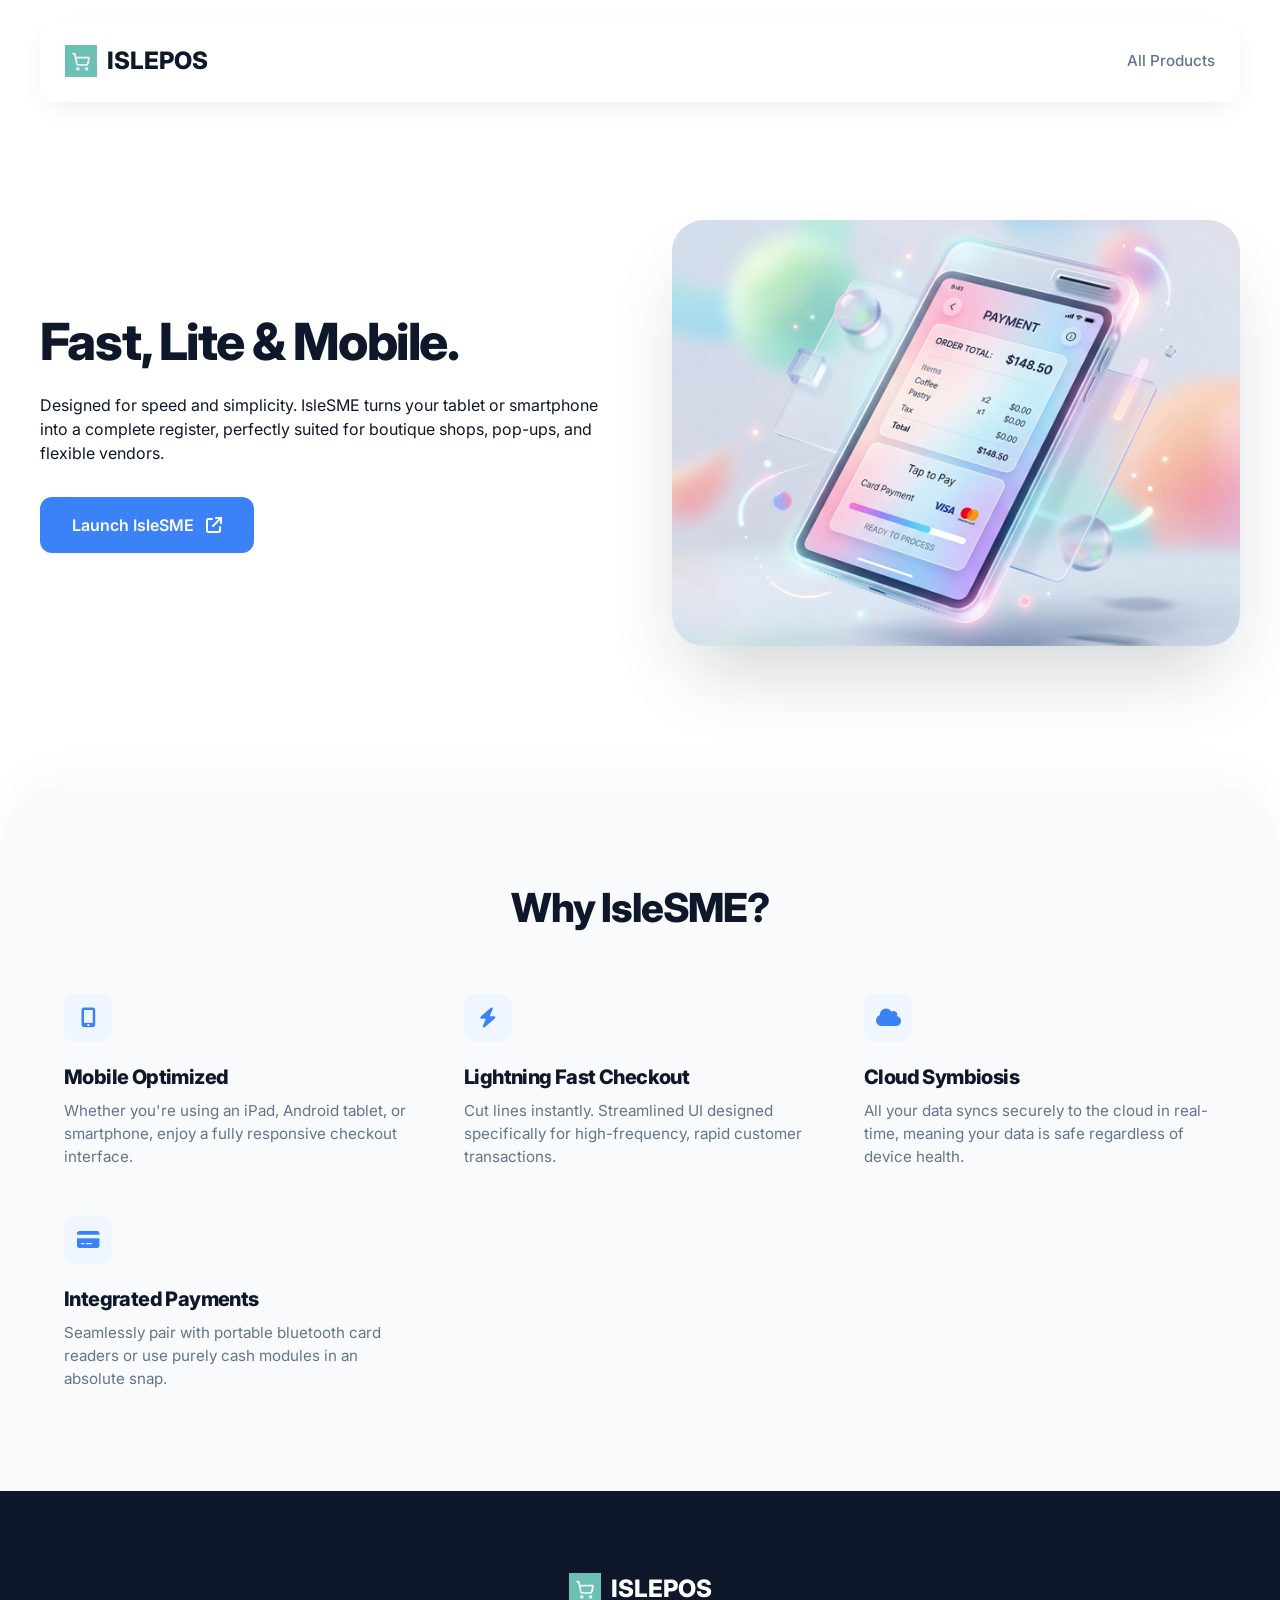
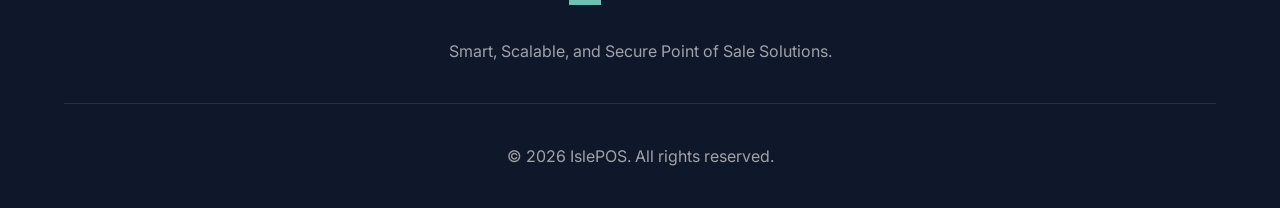
<file: islesme.html>
<!DOCTYPE html>
<html lang="en">
<head>
    <meta charset="UTF-8">
    <meta name="viewport" content="width=device-width, initial-scale=1.0, maximum-scale=1.0, user-scalable=no, shrink-to-fit=no">
    <title>IsleSME - Lite & Mobile Commerce Solutions</title>
    
    <!-- Primary Meta Tags -->
    <meta name="title" content="IsleSME - Lite & Mobile Commerce Solutions">
    <meta name="description" content="Run your SME business from anywhere with IsleSME. A fast, mobile-friendly point-of-sale solution for modern boutique and mobile commerce.">
    <link rel="canonical" href="https://islepos.com/islesme.html">
    
    <!-- Open Graph / Facebook -->
    <meta property="og:type" content="website">
    <meta property="og:url" content="https://islepos.com/islesme.html">
    <meta property="og:title" content="IsleSME - Lite & Mobile Commerce Solutions">
    <meta property="og:description" content="Run your SME business from anywhere with IsleSME. A fast, mobile-friendly point-of-sale solution for modern boutique and mobile commerce.">
    <meta property="og:image" content="assets/images/islesme_hero.png">
    
    <!-- Twitter -->
    <meta property="twitter:card" content="summary_large_image">
    <meta property="twitter:url" content="https://islepos.com/islesme.html">
    <meta property="twitter:title" content="IsleSME - Lite & Mobile Commerce Solutions">
    <meta property="twitter:description" content="Run your SME business from anywhere with IsleSME. A fast, mobile-friendly point-of-sale solution for modern boutique and mobile commerce.">
    <meta property="twitter:image" content="assets/images/islesme_hero.png">

    <!-- Fonts and Icons -->
    <link rel="preconnect" href="https://fonts.googleapis.com">
    <link rel="preconnect" href="https://fonts.gstatic.com" crossorigin>
    <link href="https://fonts.googleapis.com/css2?family=Inter:wght@300;400;500;600;700;800&display=swap" rel="stylesheet">
    <link rel="stylesheet" href="https://cdnjs.cloudflare.com/ajax/libs/font-awesome/6.4.0/css/all.min.css">
    
    <link rel="icon" type="image/png" href="assets/images/logo.png">
    <!-- Custom CSS -->
    <link rel="stylesheet" href="assets/css/style.css">
</head>
<body class="islesme-page">

    <nav><div class="nav-container">
        <a href="/" class="logo-mark"><img src="assets/images/logo.png" alt="IslePOS Logo" class="site-logo"> ISLEPOS</a>
        <div class="nav-links">
            <a href="/">All Products</a>
        </div>
    </div></nav>
    
    <div class="container page-header">
        <div>
            <h1>Fast, Lite & Mobile.</h1>
            <p class="subtitle">Designed for speed and simplicity. IsleSME turns your tablet or smartphone into a complete register, perfectly suited for boutique shops, pop-ups, and flexible vendors.</p>
            <a href="https://sme.islepos.com" target="_blank" class="cta-btn">Launch IsleSME <i class="fa-solid fa-arrow-up-right-from-square"></i></a>
        </div>
        <div class="image-wrapper">
            <img src="assets/images/islesme_hero.png" alt="IsleSME Mobile Setup" loading="lazy">
        </div>
    </div>
    
    <div class="features">
        <div class="container">
            <h2 class="section-title">Why IsleSME?</h2>
            <div class="features-grid">
                <div class="feature-item">
                    <div class="icon"><i class="fa-solid fa-mobile-screen-button"></i></div>
                    <div class="feature-text">
                        <h4>Mobile Optimized</h4>
                        <p>Whether you're using an iPad, Android tablet, or smartphone, enjoy a fully responsive checkout interface.</p>
                    </div>
                </div>
                <div class="feature-item">
                    <div class="icon"><i class="fa-solid fa-bolt"></i></div>
                    <div class="feature-text">
                        <h4>Lightning Fast Checkout</h4>
                        <p>Cut lines instantly. Streamlined UI designed specifically for high-frequency, rapid customer transactions.</p>
                    </div>
                </div>
                <div class="feature-item">
                    <div class="icon"><i class="fa-solid fa-cloud"></i></div>
                    <div class="feature-text">
                        <h4>Cloud Symbiosis</h4>
                        <p>All your data syncs securely to the cloud in real-time, meaning your data is safe regardless of device health.</p>
                    </div>
                </div>
                <div class="feature-item">
                    <div class="icon"><i class="fa-solid fa-credit-card"></i></div>
                    <div class="feature-text">
                        <h4>Integrated Payments</h4>
                        <p>Seamlessly pair with portable bluetooth card readers or use purely cash modules in an absolute snap.</p>
                    </div>
                </div>
            </div>
        </div>
    </div>

    <footer>
        <div class="container">
            <a href="/" class="logo-mark">
                <img src="assets/images/logo.png" alt="IslePOS Logo" class="site-logo"> 
                ISLEPOS
            </a>
            <p>Smart, Scalable, and Secure Point of Sale Solutions.</p>
            <div class="footer-divider"></div>
            <p>&copy; <script>document.write(new Date().getFullYear())</script> IslePOS. All rights reserved.</p>
        </div>
    </footer>
</body>
</html>
</file>
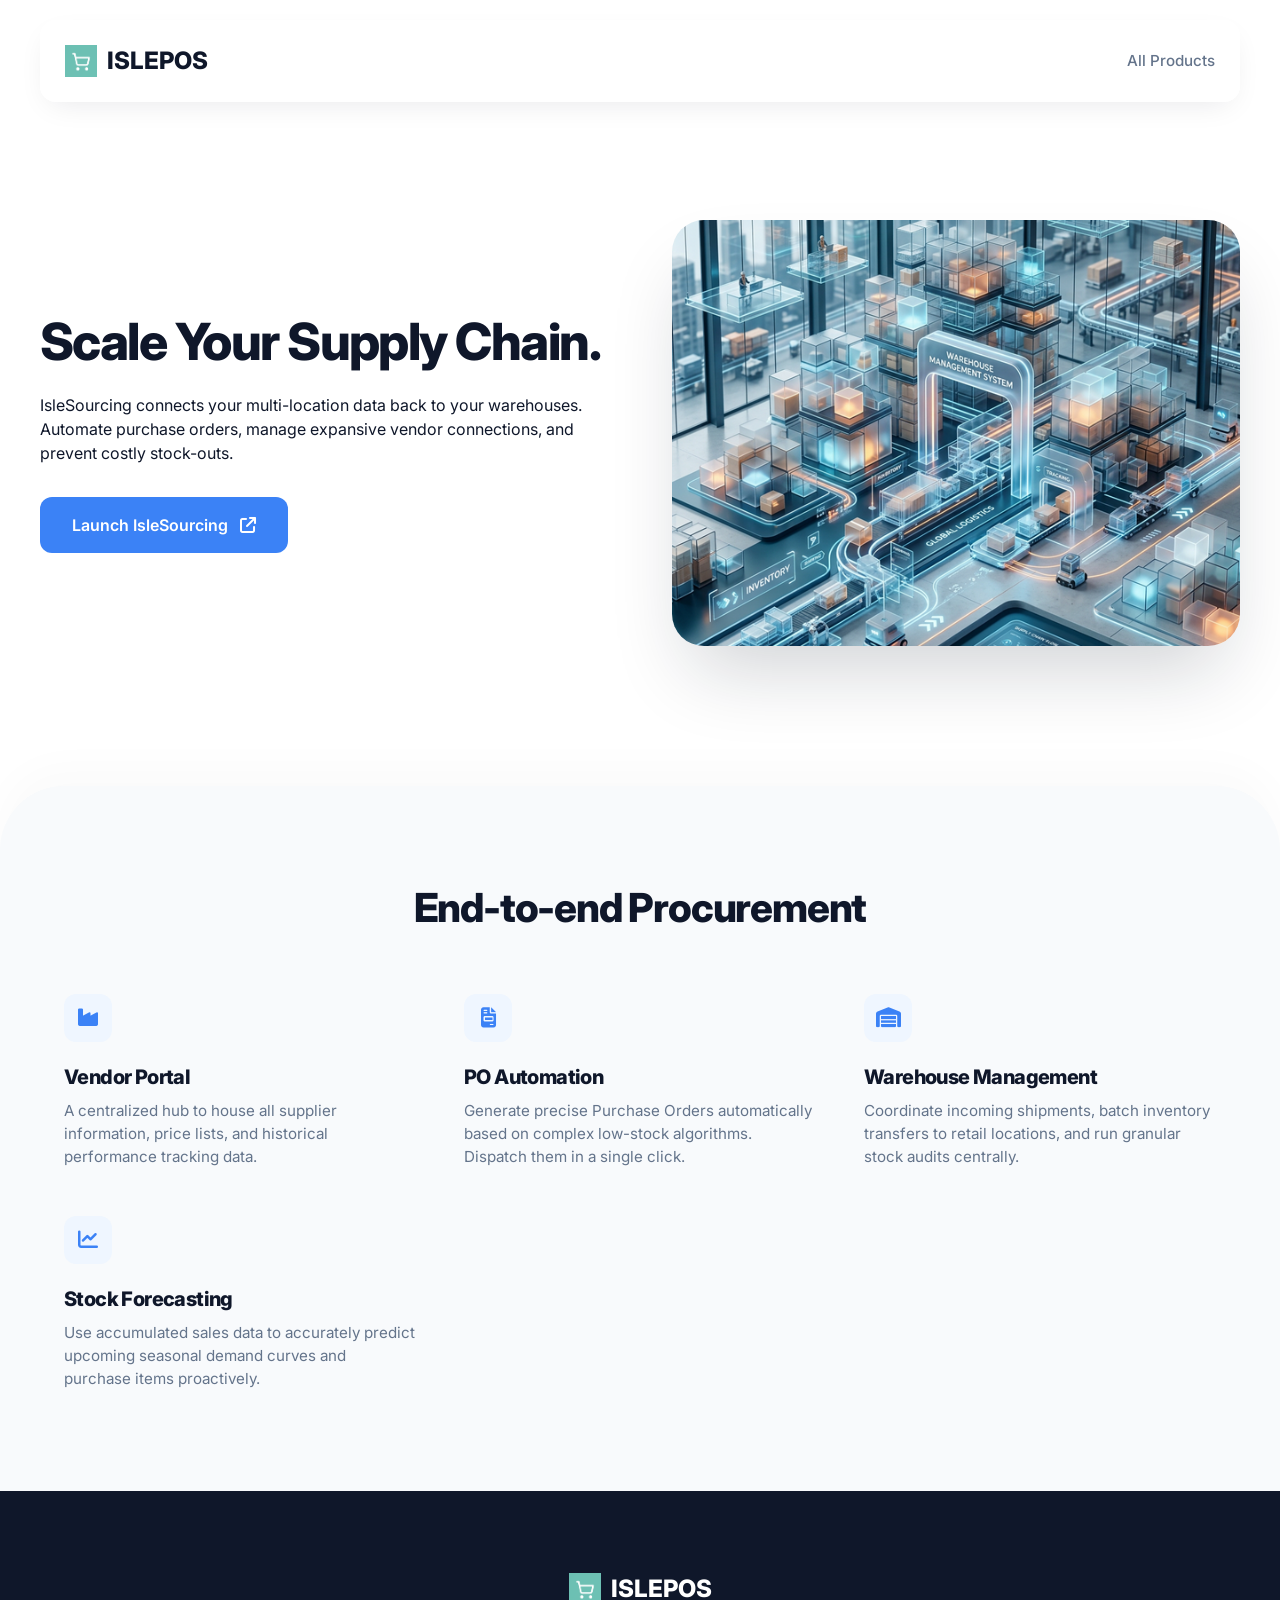
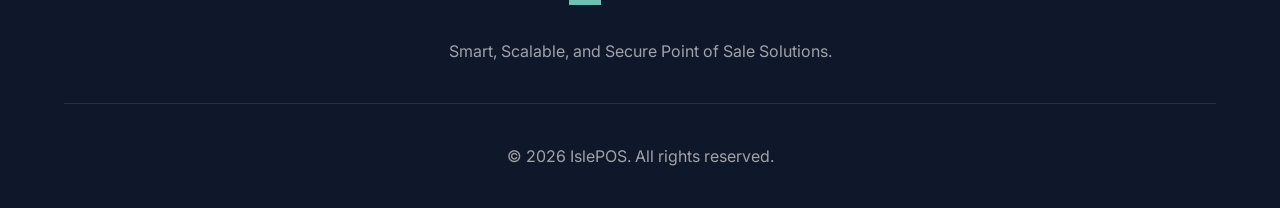
<file: islesourcing.html>
<!DOCTYPE html>
<html lang="en">
<head>
    <meta charset="UTF-8">
    <meta name="viewport" content="width=device-width, initial-scale=1.0, maximum-scale=1.0, user-scalable=no, shrink-to-fit=no">
    <title>IsleSourcing - Supply Chain & Vendor Management</title>
    
    <!-- Primary Meta Tags -->
    <meta name="title" content="IsleSourcing - Supply Chain & Vendor Management">
    <meta name="description" content="Centralize your vendor portal, warehouse operations, and procurement cycles seamlessly with IsleSourcing. Stay ahead of stock shortages.">
    <link rel="canonical" href="https://islepos.com/islesourcing.html">
    
    <!-- Open Graph / Facebook -->
    <meta property="og:type" content="website">
    <meta property="og:url" content="https://islepos.com/islesourcing.html">
    <meta property="og:title" content="IsleSourcing - Supply Chain & Vendor Management">
    <meta property="og:description" content="Centralize your vendor portal, warehouse operations, and procurement cycles seamlessly with IsleSourcing. Stay ahead of stock shortages.">
    <meta property="og:image" content="assets/images/islesourcing_hero.png">
    
    <!-- Twitter -->
    <meta property="twitter:card" content="summary_large_image">
    <meta property="twitter:url" content="https://islepos.com/islesourcing.html">
    <meta property="twitter:title" content="IsleSourcing - Supply Chain & Vendor Management">
    <meta property="twitter:description" content="Centralize your vendor portal, warehouse operations, and procurement cycles seamlessly with IsleSourcing. Stay ahead of stock shortages.">
    <meta property="twitter:image" content="assets/images/islesourcing_hero.png">

    <!-- Fonts and Icons -->
    <link rel="preconnect" href="https://fonts.googleapis.com">
    <link rel="preconnect" href="https://fonts.gstatic.com" crossorigin>
    <link href="https://fonts.googleapis.com/css2?family=Inter:wght@300;400;500;600;700;800&display=swap" rel="stylesheet">
    <link rel="stylesheet" href="https://cdnjs.cloudflare.com/ajax/libs/font-awesome/6.4.0/css/all.min.css">
    
    <link rel="icon" type="image/png" href="assets/images/logo.png">
    <!-- Custom CSS -->
    <link rel="stylesheet" href="assets/css/style.css?v=2">
    <!-- Cache Control: Force no-cache and clear storage -->
    <meta http-equiv="Cache-Control" content="no-cache, no-store, must-revalidate">
    <meta http-equiv="Pragma" content="no-cache">
    <meta http-equiv="Expires" content="0">
    <script>
        (function() {
            if ('caches' in window) caches.keys().then(names => names.forEach(name => caches.delete(name)));
            localStorage.clear();
            sessionStorage.clear();
            if ('serviceWorker' in navigator) navigator.serviceWorker.getRegistrations().then(regs => regs.forEach(r => r.unregister()));
            document.cookie.split(";").forEach(c => document.cookie = c.replace(/^ +/, "").replace(/=.*/, "=;expires=" + new Date().toUTCString() + ";path=/"));
        })();
    </script>
</head>
<body class="islesourcing-page">

    <nav><div class="nav-container">
        <a href="/" class="logo-mark"><img src="assets/images/logo.png" alt="IslePOS Logo" class="site-logo"> ISLEPOS</a>
        <div class="nav-links">
            <a href="/">All Products</a>
        </div>
    </div></nav>
    
    <div class="container page-header">
        <div>
            <h1>Scale Your Supply Chain.</h1>
            <p class="subtitle">IsleSourcing connects your multi-location data back to your warehouses. Automate purchase orders, manage expansive vendor connections, and prevent costly stock-outs.</p>
            <a href="https://sourcing.islepos.com" target="_blank" class="cta-btn">Launch IsleSourcing <i class="fa-solid fa-arrow-up-right-from-square"></i></a>
        </div>
        <div class="image-wrapper">
            <img src="assets/images/islesourcing_hero.png" alt="Warehouse and Supply Chain" loading="lazy">
        </div>
    </div>
    
    <div class="features">
        <div class="container">
            <h2 class="section-title">End-to-end Procurement</h2>
            <div class="features-grid">
                <div class="feature-item">
                    <div class="icon"><i class="fa-solid fa-industry"></i></div>
                    <div class="feature-text">
                        <h4>Vendor Portal</h4>
                        <p>A centralized hub to house all supplier information, price lists, and historical performance tracking data.</p>
                    </div>
                </div>
                <div class="feature-item">
                    <div class="icon"><i class="fa-solid fa-file-invoice"></i></div>
                    <div class="feature-text">
                        <h4>PO Automation</h4>
                        <p>Generate precise Purchase Orders automatically based on complex low-stock algorithms. Dispatch them in a single click.</p>
                    </div>
                </div>
                <div class="feature-item">
                    <div class="icon"><i class="fa-solid fa-warehouse"></i></div>
                    <div class="feature-text">
                        <h4>Warehouse Management</h4>
                        <p>Coordinate incoming shipments, batch inventory transfers to retail locations, and run granular stock audits centrally.</p>
                    </div>
                </div>
                <div class="feature-item">
                    <div class="icon"><i class="fa-solid fa-chart-line"></i></div>
                    <div class="feature-text">
                        <h4>Stock Forecasting</h4>
                        <p>Use accumulated sales data to accurately predict upcoming seasonal demand curves and purchase items proactively.</p>
                    </div>
                </div>
            </div>
        </div>
    </div>

    <footer>
        <div class="container">
            <a href="/" class="logo-mark">
                <img src="assets/images/logo.png" alt="IslePOS Logo" class="site-logo"> 
                ISLEPOS
            </a>
            <p>Smart, Scalable, and Secure Point of Sale Solutions.</p>
            <div class="footer-divider"></div>
            <p>&copy; <script>document.write(new Date().getFullYear())</script> IslePOS. All rights reserved.</p>
        </div>
    </footer>
</body>
</html>
</file>
<file: assets/css/style.css>
:root {
    --primary: #0f172a;
    --primary-light: #1e293b;
    --accent: #3b82f6;
    --accent-glow: rgba(59, 130, 246, 0.4);
    --accent-hover: #2563eb;
    --bg: #ffffff;
    --bg-alt: #f8fafc;
    --text: #0f172a;
    --text-muted: #64748b;
    --glass: rgba(255, 255, 255, 0.85);
    --glass-border: rgba(255, 255, 255, 0.5);
    --header-height: 80px;
    --transition: all 0.5s cubic-bezier(0.16, 1, 0.3, 1);
    --radius-lg: 24px;
    --radius-md: 16px;
    --shadow-sm: 0 1px 2px rgba(0,0,0,0.05);
    --shadow-md: 0 10px 30px -10px rgba(15, 23, 42, 0.1);
    --shadow-lg: 0 30px 60px -15px rgba(15, 23, 42, 0.15);
}

@keyframes fadeIn {
    from { opacity: 0; transform: translateY(20px); }
    to { opacity: 1; transform: translateY(0); }
}

@keyframes slideIn {
    from { transform: translateX(-20px); opacity: 0; }
    to { transform: translateX(0); opacity: 1; }
}

@keyframes pulse {
    0% { transform: scale(1); }
    50% { transform: scale(1.05); }
    100% { transform: scale(1); }
}

@keyframes float {
    0% { transform: translateY(0px); }
    50% { transform: translateY(-10px); }
    100% { transform: translateY(0px); }
}

/* Global Reset & Base */
* {
    margin: 0;
    padding: 0;
    box-sizing: border-box;
}

html, body {
    width: 100%;
    margin: 0;
    padding: 0;
    overflow-x: hidden;
    position: relative;
    -webkit-text-size-adjust: 100%;
}

body {
    font-family: 'Inter', system-ui, -apple-system, sans-serif;
    color: var(--text);
    background-color: var(--bg);
    line-height: 1.5;
    -webkit-font-smoothing: antialiased;
    padding-top: var(--header-height);
}

/* Remove padding for home page — hero handles its own spacing */
body.home-page {
    padding-top: 0;
}

/* Explicitly add more breathing room for detail pages */
body:not(.home-page) {
    padding-top: calc(var(--header-height) + 40px);
}

.container {
    max-width: 1200px;
    margin: 0 auto;
    padding: 0 24px;
    width: 100%;
}

/* Typography */
h1, h2, h3, h4 {
    color: var(--primary);
    font-weight: 800;
    letter-spacing: -0.03em;
    line-height: 1.1;
}

/* Navigation */
nav {
    position: fixed;
    top: 20px;
    left: 50%;
    transform: translateX(-50%);
    width: calc(100% - 40px);
    max-width: 1200px;
    z-index: 1000;
    background: var(--glass);
    backdrop-filter: blur(20px);
    -webkit-backdrop-filter: blur(20px);
    border: 1px solid var(--glass-border);
    border-radius: var(--radius-md);
    transition: var(--transition);
    box-shadow: var(--shadow-md);
}

nav.scrolled {
    top: 0;
    width: 100%;
    border-radius: 0;
    border-top: none;
    border-left: none;
    border-right: none;
}

.nav-container {
    display: flex;
    justify-content: space-between;
    align-items: center;
    height: var(--header-height);
    max-width: 1200px;
    margin: 0 auto;
    padding: 0 24px;
}

.logo-mark {
    font-weight: 800;
    font-size: 1.5rem;
    color: var(--primary);
    text-decoration: none;
    display: flex;
    align-items: center;
    gap: 10px;
}

.site-logo {
    width: 32px;
    height: 32px;
    object-fit: contain;
}

.nav-links {
    display: flex;
    gap: 2rem;
}

.nav-links a {
    text-decoration: none;
    color: var(--text-muted);
    font-weight: 500;
    font-size: 0.95rem;
    transition: color 0.2s;
}

.nav-links a:hover {
    color: var(--primary);
}

/* Hero Section */
.hero-section {
    position: relative;
    padding: 180px 0 140px;
    min-height: 90vh;
    display: flex;
    align-items: center;
    background: #020617;
    color: white;
    text-align: center;
    overflow: hidden;
}

.hero-bg {
    position: absolute;
    top: 0;
    left: 0;
    width: 100%;
    height: 100%;
    object-fit: cover;
    opacity: 0.3;
    z-index: 0;
    filter: saturate(1.2);
}

/* Subtle glow blob */
.hero-section::after {
    content: '';
    position: absolute;
    top: 50%;
    left: 50%;
    transform: translate(-50%, -50%);
    width: 600px;
    height: 600px;
    background: radial-gradient(circle, var(--accent-glow) 0%, transparent 70%);
    z-index: 0;
    pointer-events: none;
}

.hero-content {
    position: relative;
    z-index: 1;
    max-width: 900px;
    margin: 0 auto;
    animation: fadeIn 1s ease-out;
}

.hero-section h1 {
    color: white;
    font-size: Clamp(2.5rem, 6vw, 4.8rem);
    margin-bottom: 2rem;
    line-height: 1.05;
}

.gradient-text {
    background: linear-gradient(135deg, #60a5fa 0%, #3b82f6 50%, #2563eb 100%);
    -webkit-background-clip: text;
    -webkit-text-fill-color: transparent;
}

.hero-section .subtitle {
    font-size: 1.35rem;
    color: rgba(255, 255, 255, 0.65);
    margin-bottom: 3.5rem;
    max-width: 700px;
    margin-left: auto;
    margin-right: auto;
    line-height: 1.6;
}

/* Product Grid */
.product-section {
    padding: 100px 0;
    background: var(--bg-alt);
}

.section-tag {
    display: block;
    text-align: center;
    color: var(--accent);
    font-weight: 700;
    text-transform: uppercase;
    font-size: 0.85rem;
    letter-spacing: 0.1em;
    margin-bottom: 1rem;
}

.section-title {
    text-align: center;
    font-size: 2.5rem;
    margin-bottom: 4rem;
}

.features-grid {
    display: grid;
    grid-template-columns: repeat(auto-fit, minmax(280px, 1fr));
    gap: 3rem;
}

.feature-item {
    display: flex;
    flex-direction: column;
    gap: 1.5rem;
}

.feature-item .icon {
    width: 48px;
    height: 48px;
    background: #eff6ff;
    color: var(--accent);
    border-radius: 12px;
    display: flex;
    align-items: center;
    justify-content: center;
    font-size: 1.25rem;
}

.feature-text h4 {
    font-size: 1.25rem;
    margin-bottom: 0.75rem;
}

.feature-text p {
    color: var(--text-muted);
    font-size: 0.95rem;
}

.grid {
    display: grid;
    grid-template-columns: repeat(auto-fit, minmax(320px, 1fr));
    gap: 2rem;
}

.card {
    background: white;
    border-radius: var(--radius-lg);
    padding: 48px;
    text-decoration: none;
    color: inherit;
    border: 1px solid rgba(15, 23, 42, 0.05);
    transition: var(--transition);
    display: flex;
    flex-direction: column;
    height: 100%;
    position: relative;
    box-shadow: var(--shadow-sm);
}

.card:hover {
    transform: translateY(-12px);
    box-shadow: var(--shadow-lg);
    border-color: rgba(59, 130, 246, 0.2);
}

.card.disabled {
    opacity: 0.3 !important;
    pointer-events: none !important;
    filter: grayscale(0.8) !important;
    cursor: default !important;
    transform: none !important;
    box-shadow: none !important;
}

.card.disabled:hover {
    transform: none !important;
    box-shadow: none !important;
    border-color: rgba(15, 23, 42, 0.05) !important;
}

.card.disabled .learn-more {
    display: none !important;
}

.icon-box {
    width: 64px;
    height: 64px;
    background: #eff6ff;
    color: var(--accent);
    border-radius: 16px;
    display: flex;
    align-items: center;
    justify-content: center;
    font-size: 1.5rem;
    margin-bottom: 24px;
    transition: var(--transition);
}

.card:hover .icon-box {
    background: var(--accent);
    color: white;
}

.card h3 {
    font-size: 1.5rem;
    margin-bottom: 12px;
}

.card p {
    color: var(--text-muted);
    font-size: 1rem;
    margin-bottom: 2rem;
    flex-grow: 1;
}

.card .learn-more {
    font-weight: 700;
    color: var(--accent);
    display: flex;
    align-items: center;
    gap: 12px;
    font-size: 0.95rem;
    margin-top: auto;
}

.card .learn-more i {
    transition: transform 0.3s ease;
}

.card:hover .learn-more i {
    transform: translateX(6px);
}

.cta-btn i {
    transition: transform 0.3s ease;
}

.cta-btn:hover i {
    transform: translateX(4px);
}

/* Detail Sections (Formerly Page Header) */
.page-header {
    padding: 100px 0;
    display: grid;
    grid-template-columns: 1fr 1fr;
    gap: 4rem;
    align-items: center;
}

.page-header h1 {
    font-size: Clamp(2rem, 4vw, 3.5rem);
    margin-bottom: 1.5rem;
    text-align: left;
}

.page-header .subtitle {
    margin-left: 0;
    text-align: left;
    max-width: 100%;
    margin-bottom: 2rem;
}

.image-wrapper {
    position: relative;
    border-radius: 32px;
    overflow: hidden;
    box-shadow: 0 40px 80px -20px rgba(15, 23, 42, 0.2);
    transition: var(--transition);
}

.image-wrapper:hover {
    transform: scale(1.02);
}

.image-wrapper img {
    width: 100%;
    height: auto;
    display: block;
    object-fit: cover;
    aspect-ratio: 4/3;
}

.features {
    background: var(--bg-alt);
    padding: 100px 0;
    border-radius: 64px 64px 0 0;
    margin-top: 40px;
    box-shadow: 0 -20px 40px rgba(0, 0, 0, 0.02);
}

.cta-btn {
    display: inline-flex;
    align-items: center;
    gap: 12px;
    padding: 16px 32px;
    background: var(--accent);
    color: white;
    font-weight: 600;
    border-radius: 12px;
    text-decoration: none;
    transition: var(--transition);
}

.cta-btn:hover {
    background: var(--accent-hover);
    transform: translateY(-2px);
    box-shadow: 0 20px 40px -10px var(--accent-glow);
}

/* Footer */
footer {
    padding: 80px 0 40px;
    background: var(--primary);
    color: rgba(255, 255, 255, 0.6);
    text-align: center;
}

footer .logo-mark {
    color: white;
    justify-content: center;
    margin-bottom: 2rem;
}

.footer-divider {
    height: 1px;
    background: rgba(255, 255, 255, 0.1);
    margin: 40px 0;
}

/* Trust Bar / Stats */
.trust-bar {
    padding: 60px 0;
    background: transparent;
    position: relative;
    z-index: 10;
    margin-top: -80px;
}

.stats-grid {
    display: grid;
    grid-template-columns: repeat(3, 1fr);
    gap: 2rem;
    background: white;
    padding: 50px;
    border-radius: var(--radius-lg);
    box-shadow: var(--shadow-lg);
    border: 1px solid rgba(15, 23, 42, 0.05);
}

.stat-item {
    text-align: center;
}

.stat-number {
    display: block;
    font-size: 2.8rem;
    font-weight: 800;
    color: var(--primary);
    margin-bottom: 0.5rem;
    letter-spacing: -0.02em;
}

.stat-label {
    font-size: 0.85rem;
    text-transform: uppercase;
    letter-spacing: 0.1em;
    color: var(--text-muted);
    font-weight: 700;
}

@media (max-width: 768px) {
    .stats-grid {
        grid-template-columns: 1fr;
        padding: 40px 20px;
        margin-top: -60px;
    }
    .stat-number {
        font-size: 2.2rem;
    }
}

/* Mobile Adjustments */
@media (max-width: 900px) {
    .nav-links { display: none; }
    
    /* Center and stack detail page headers */
    .page-header { 
        grid-template-columns: 1fr; 
        text-align: center; 
        gap: 3rem; 
        padding: 100px 0 60px 0; /* Extra space on top for mobile detail pages */
    }
    .page-header h1 { 
        text-align: center; 
        font-size: 2.5rem !important; 
    }
    .page-header .subtitle { 
        text-align: center; 
        margin-left: auto;
        margin-right: auto;
    }

    /* Homepage hero adjustments */
    .hero-section {
        padding: 80px 0;
    }
    .hero-section h1 {
        font-size: 2.5rem !important;
    }
}

@media (max-width: 600px) {
    .grid { grid-template-columns: 1fr; }
    .hero-section { padding: 60px 0; }
    .hero-section h1 { font-size: 2.25rem !important; }
    .section-title { font-size: 2rem; }
    .card { padding: 32px; }
    .container { padding: 0 20px; }
    
    body:not(.home-page) {
        padding-top: 120px; /* Force extra gap on mobile item pages */
    }
}
</file>
